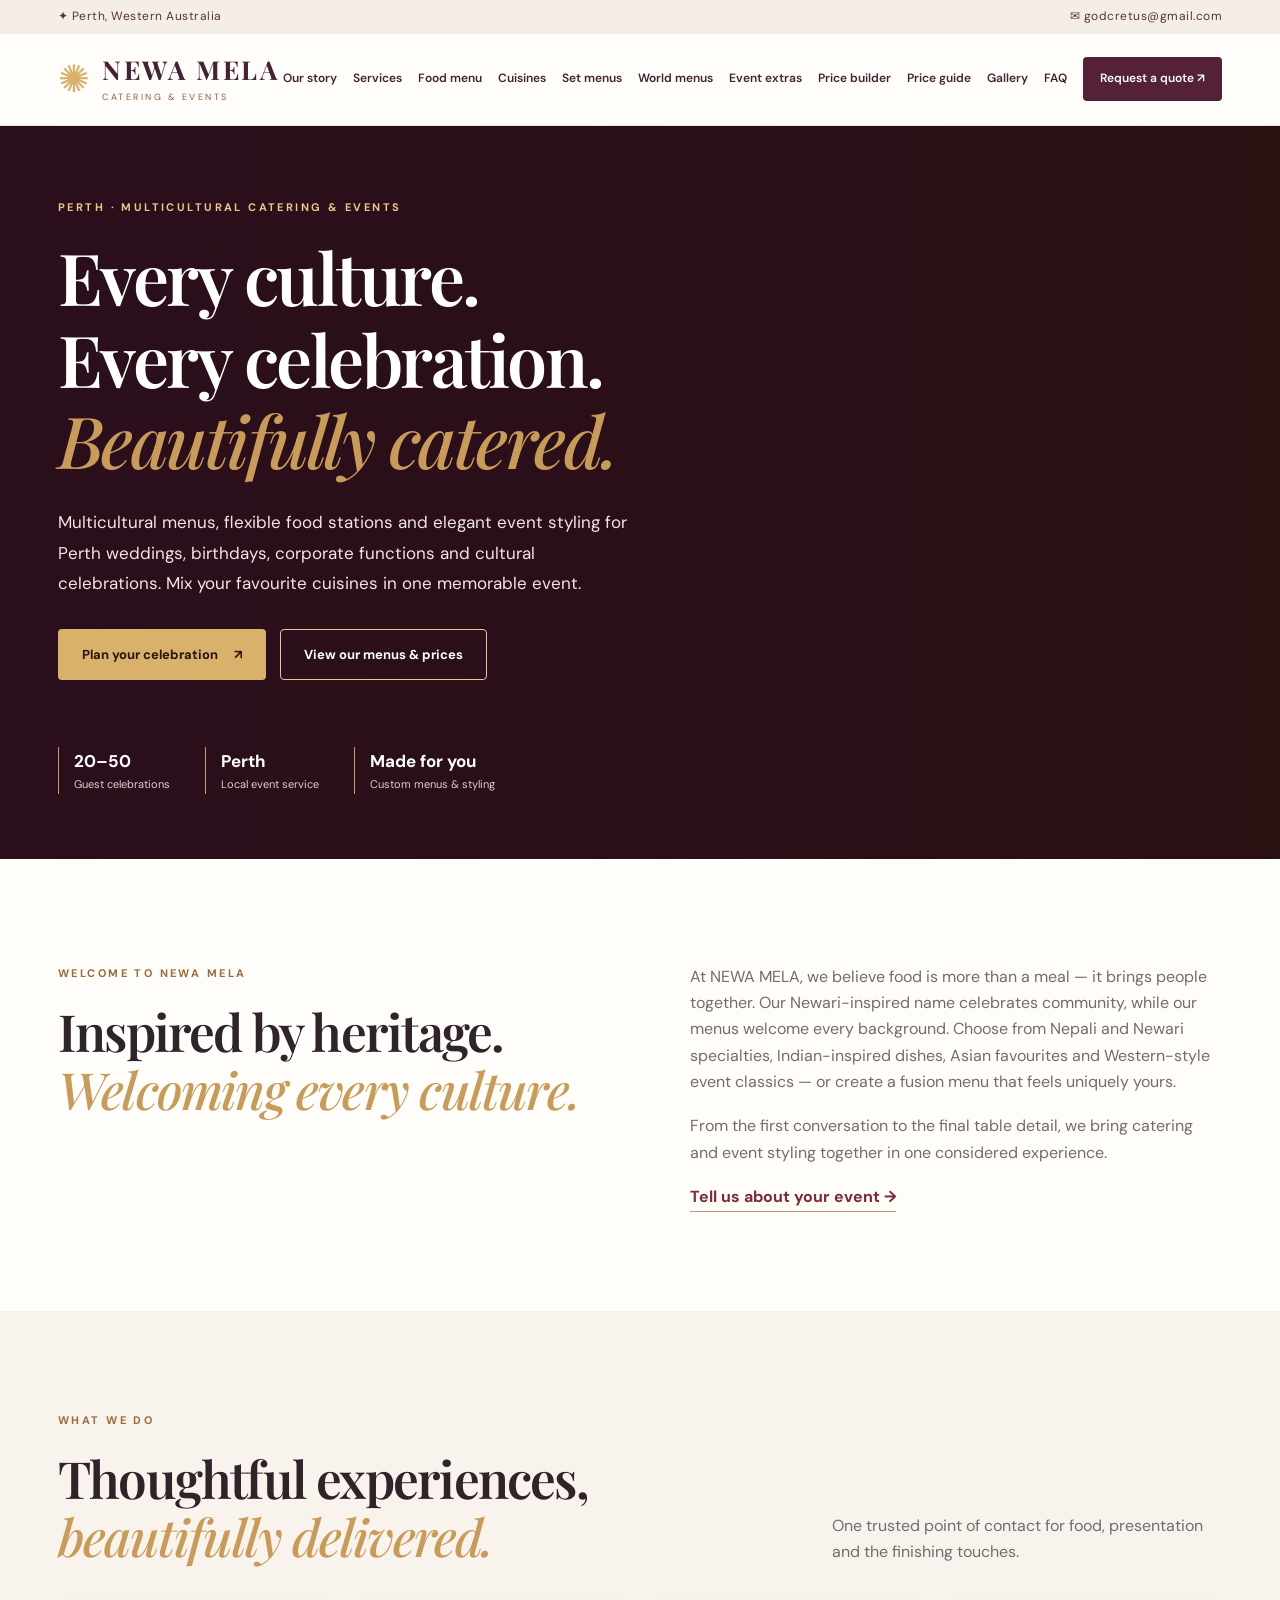
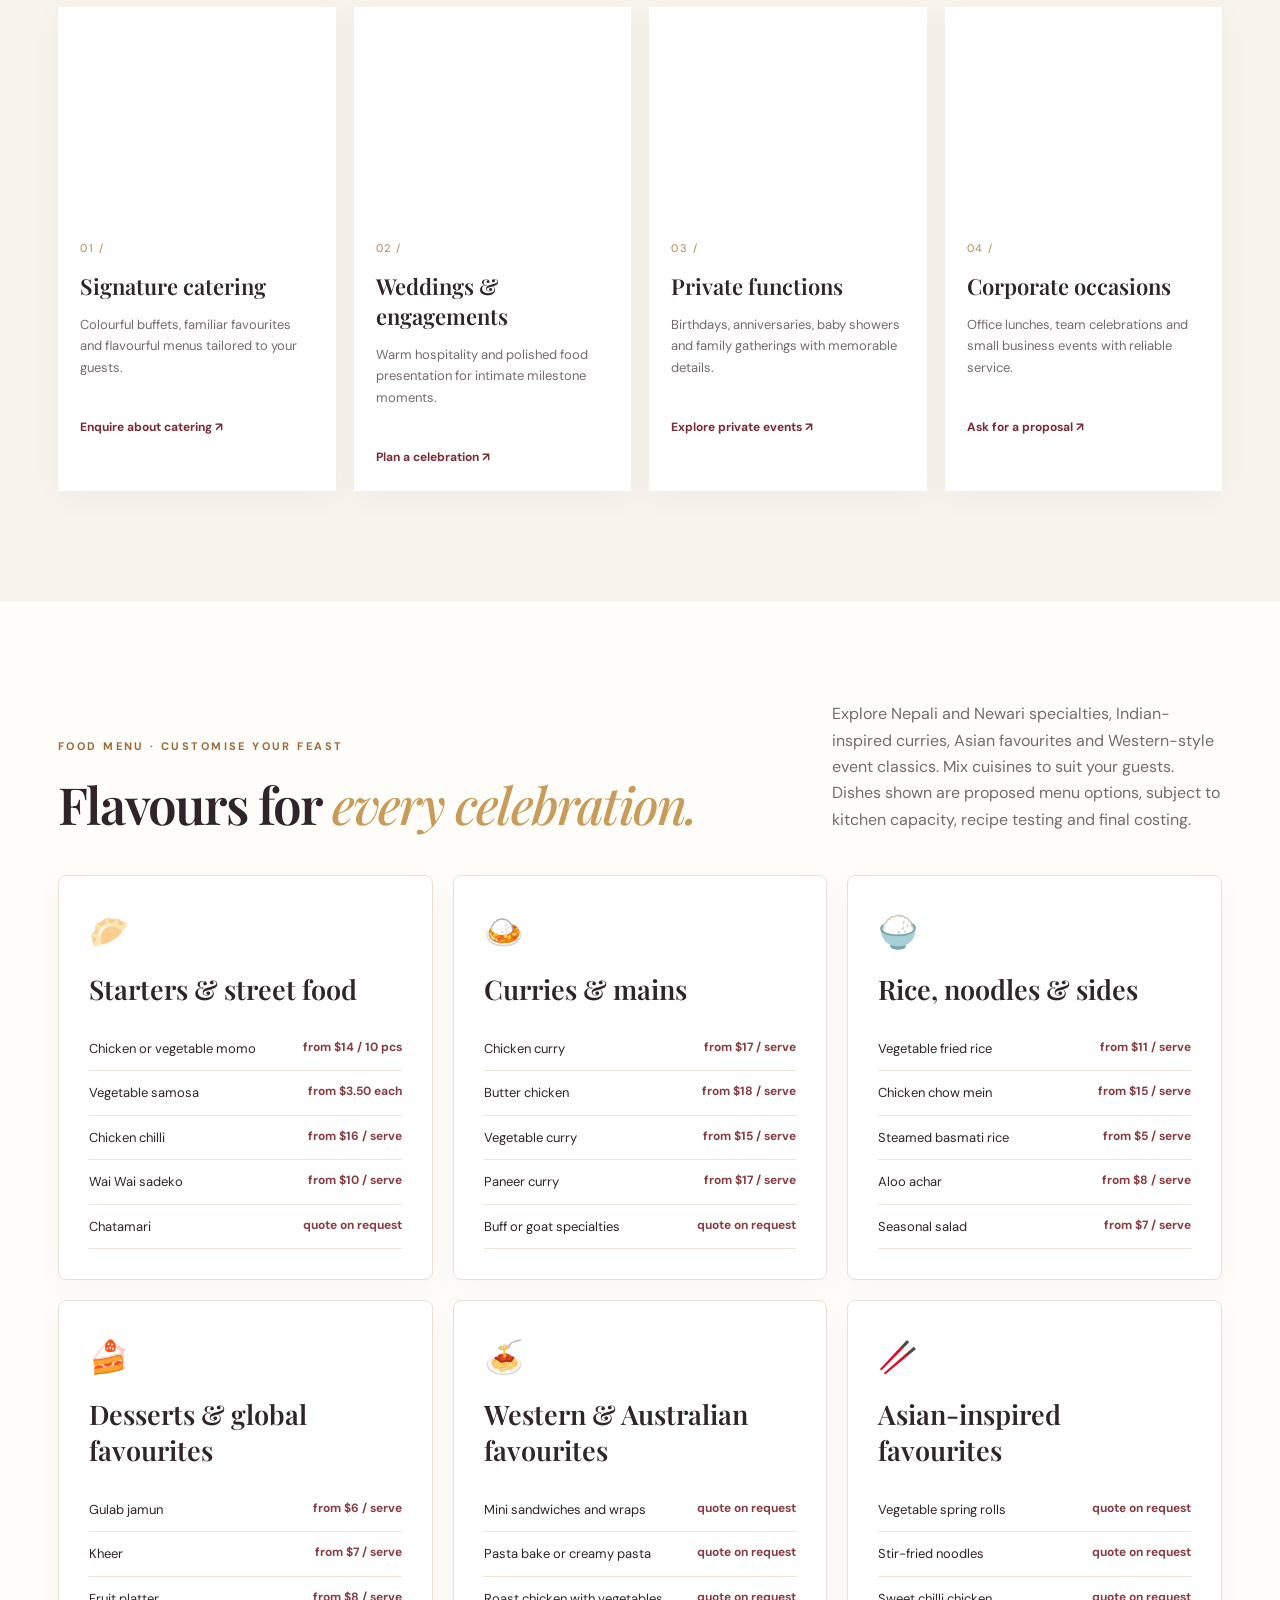
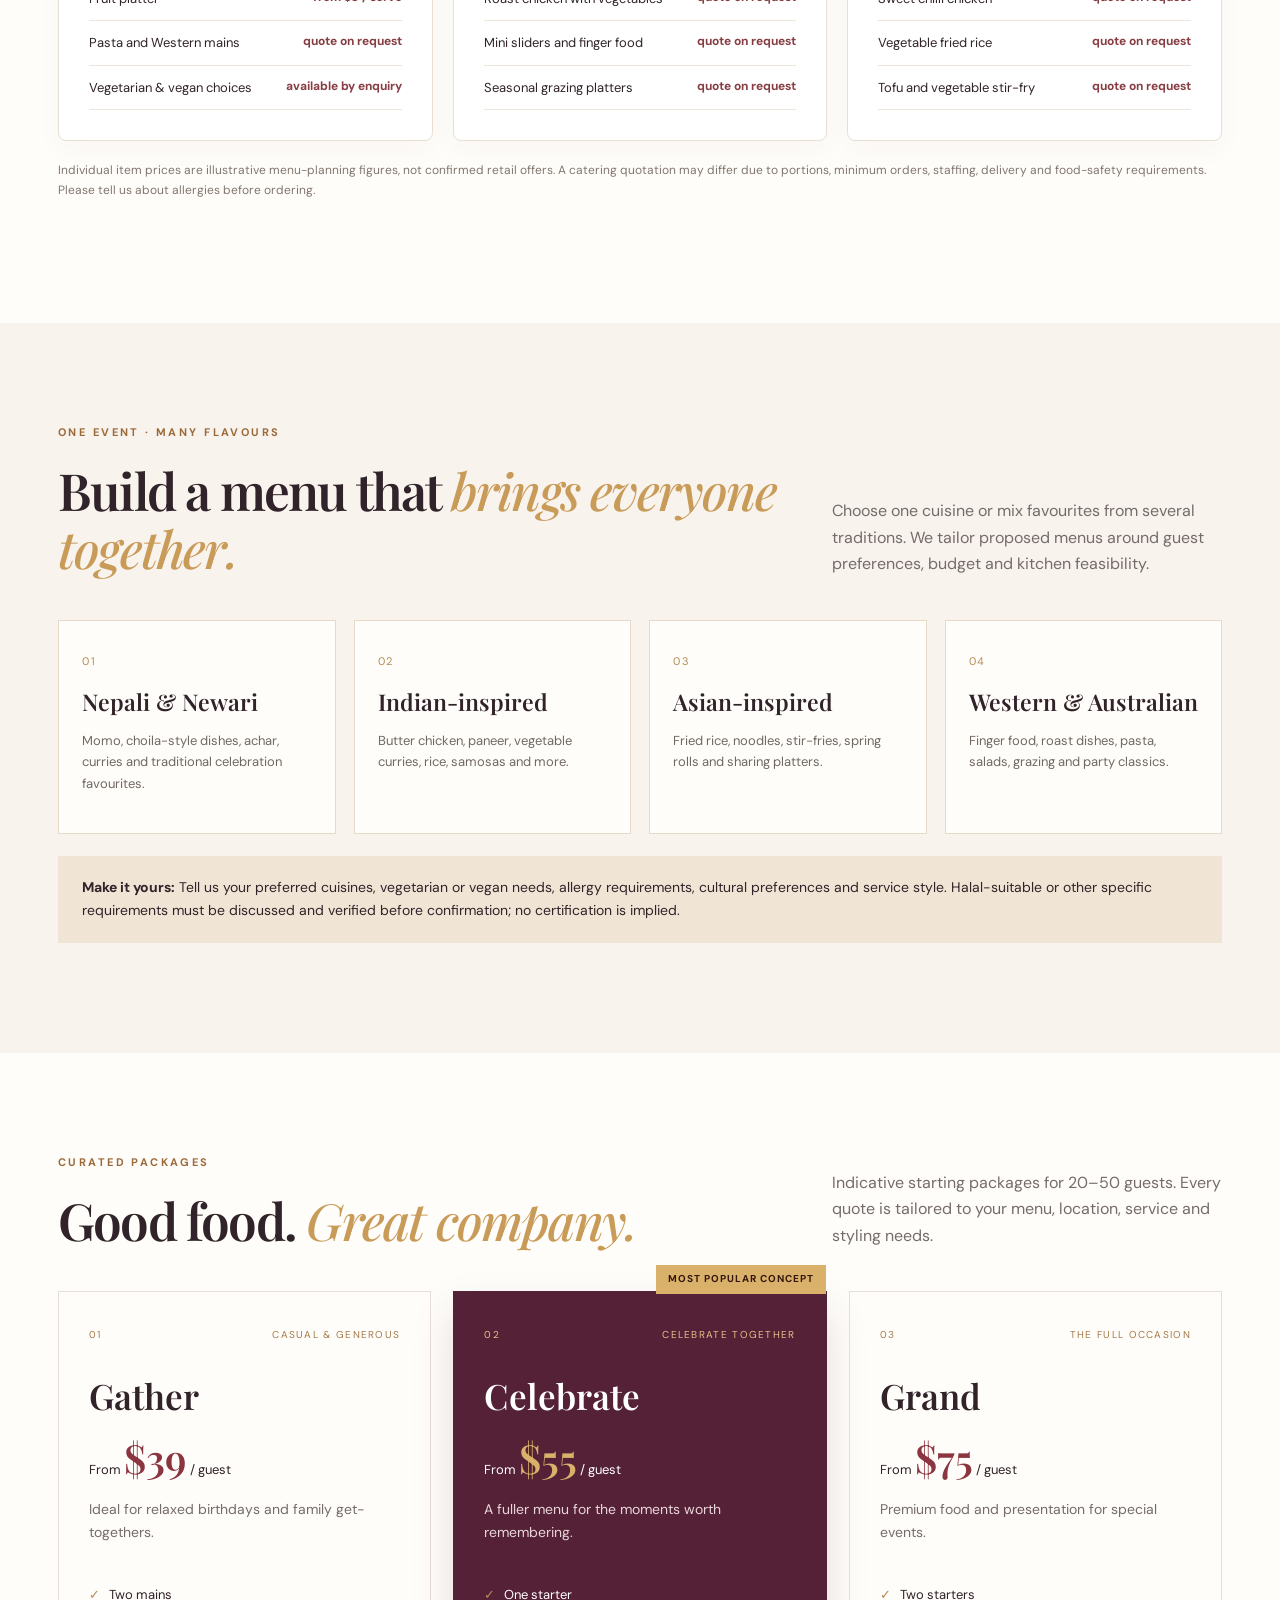
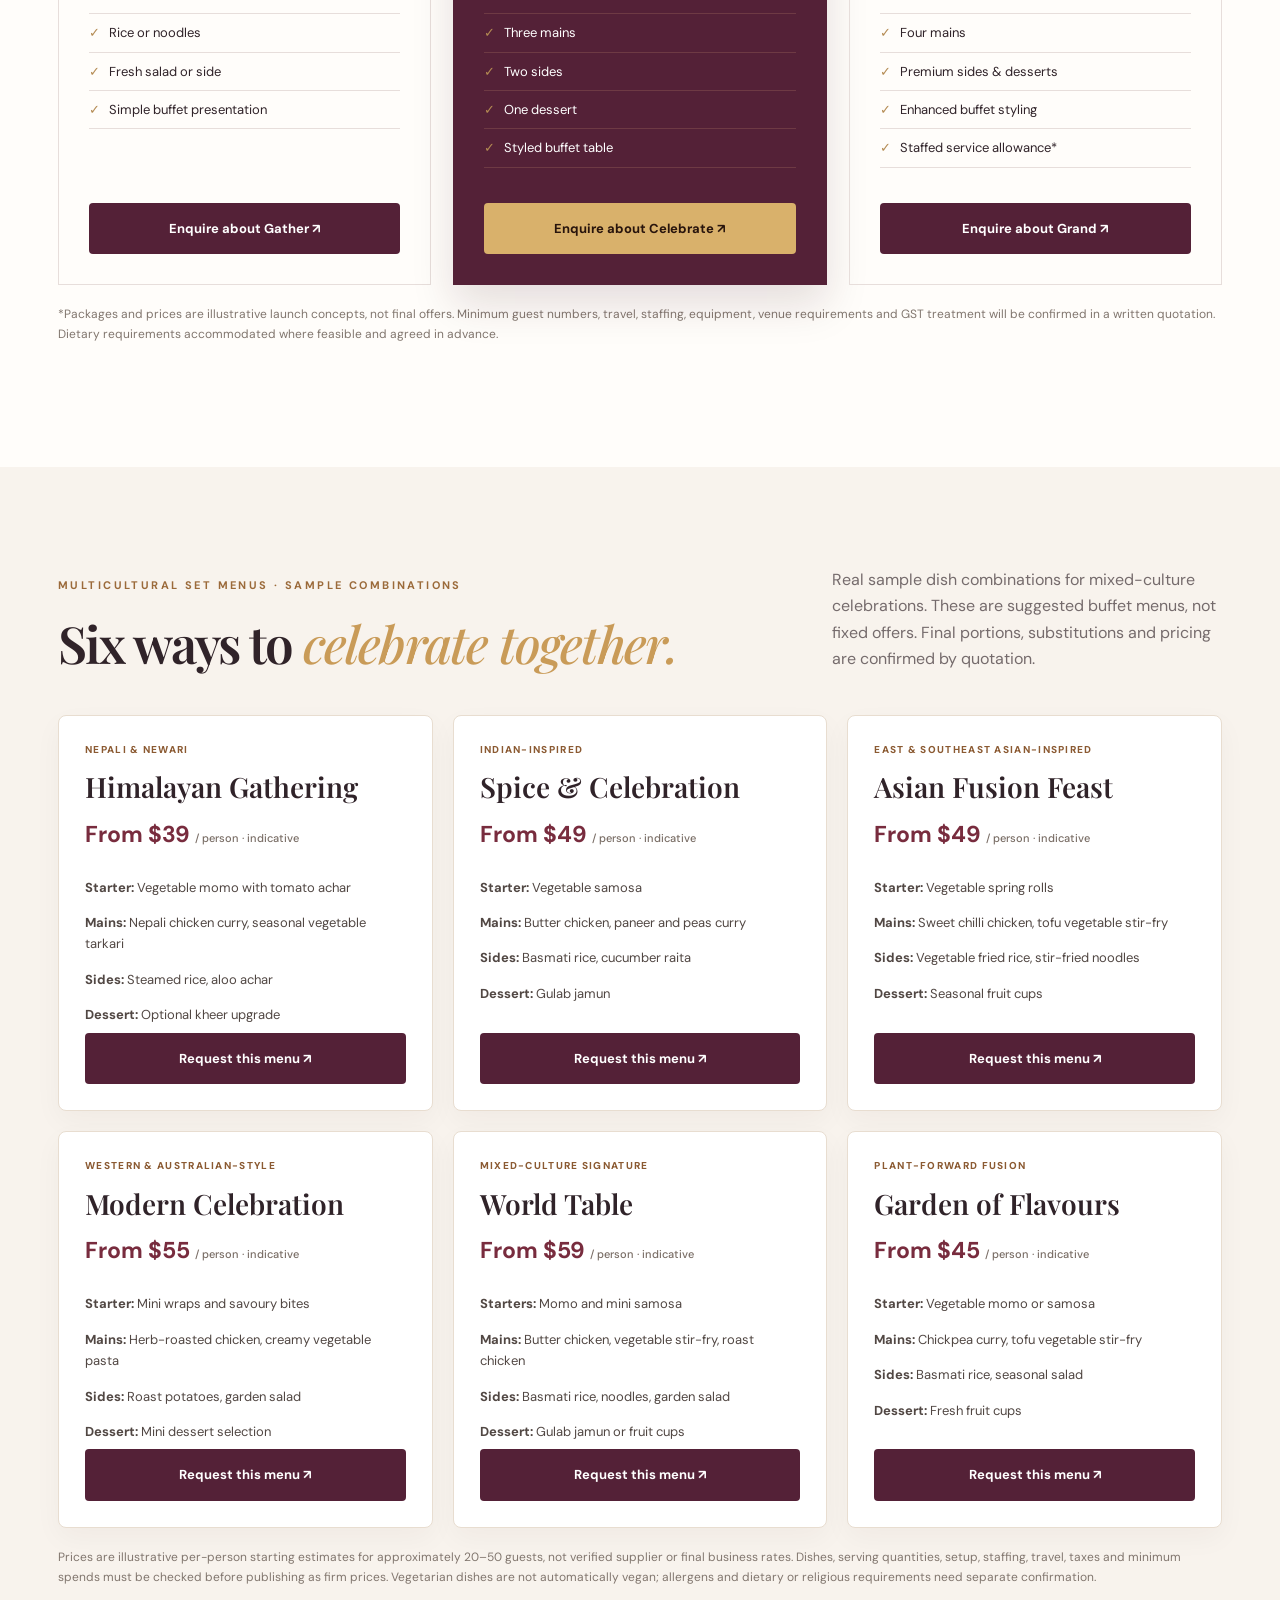
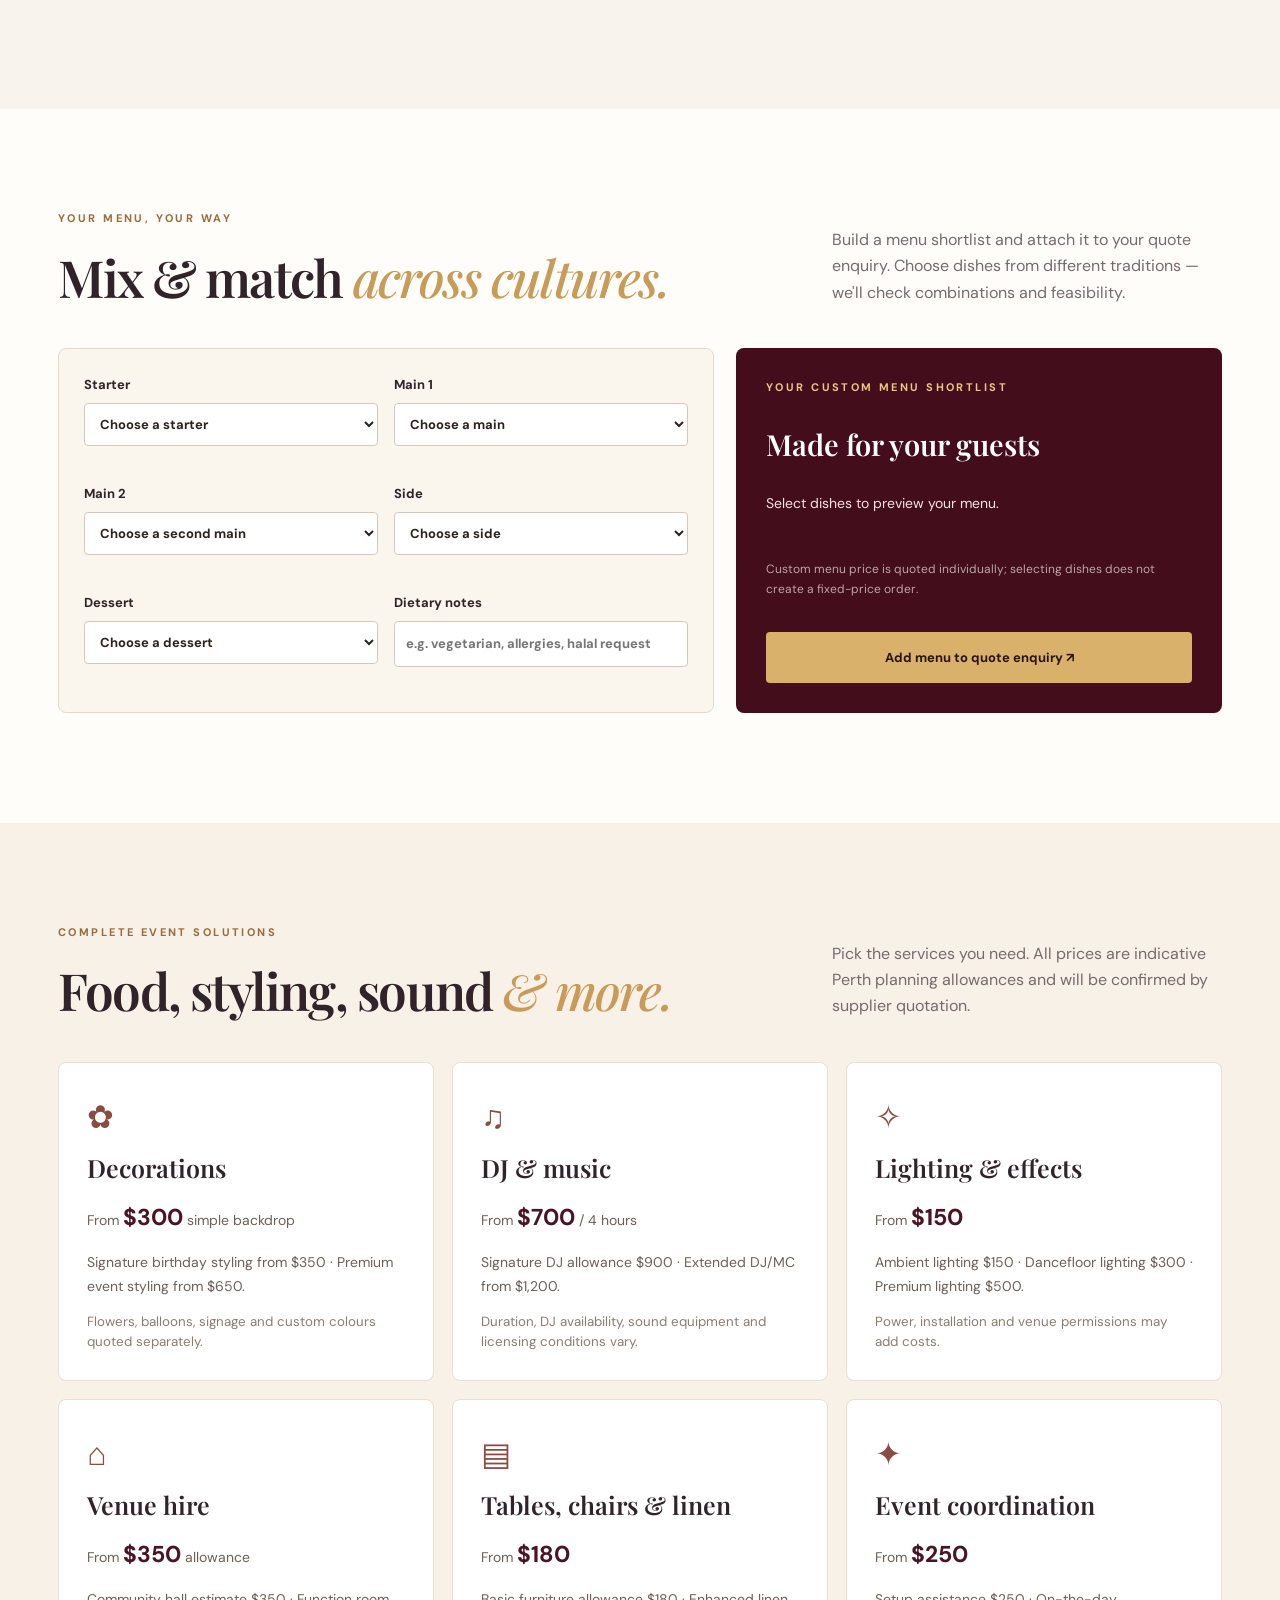
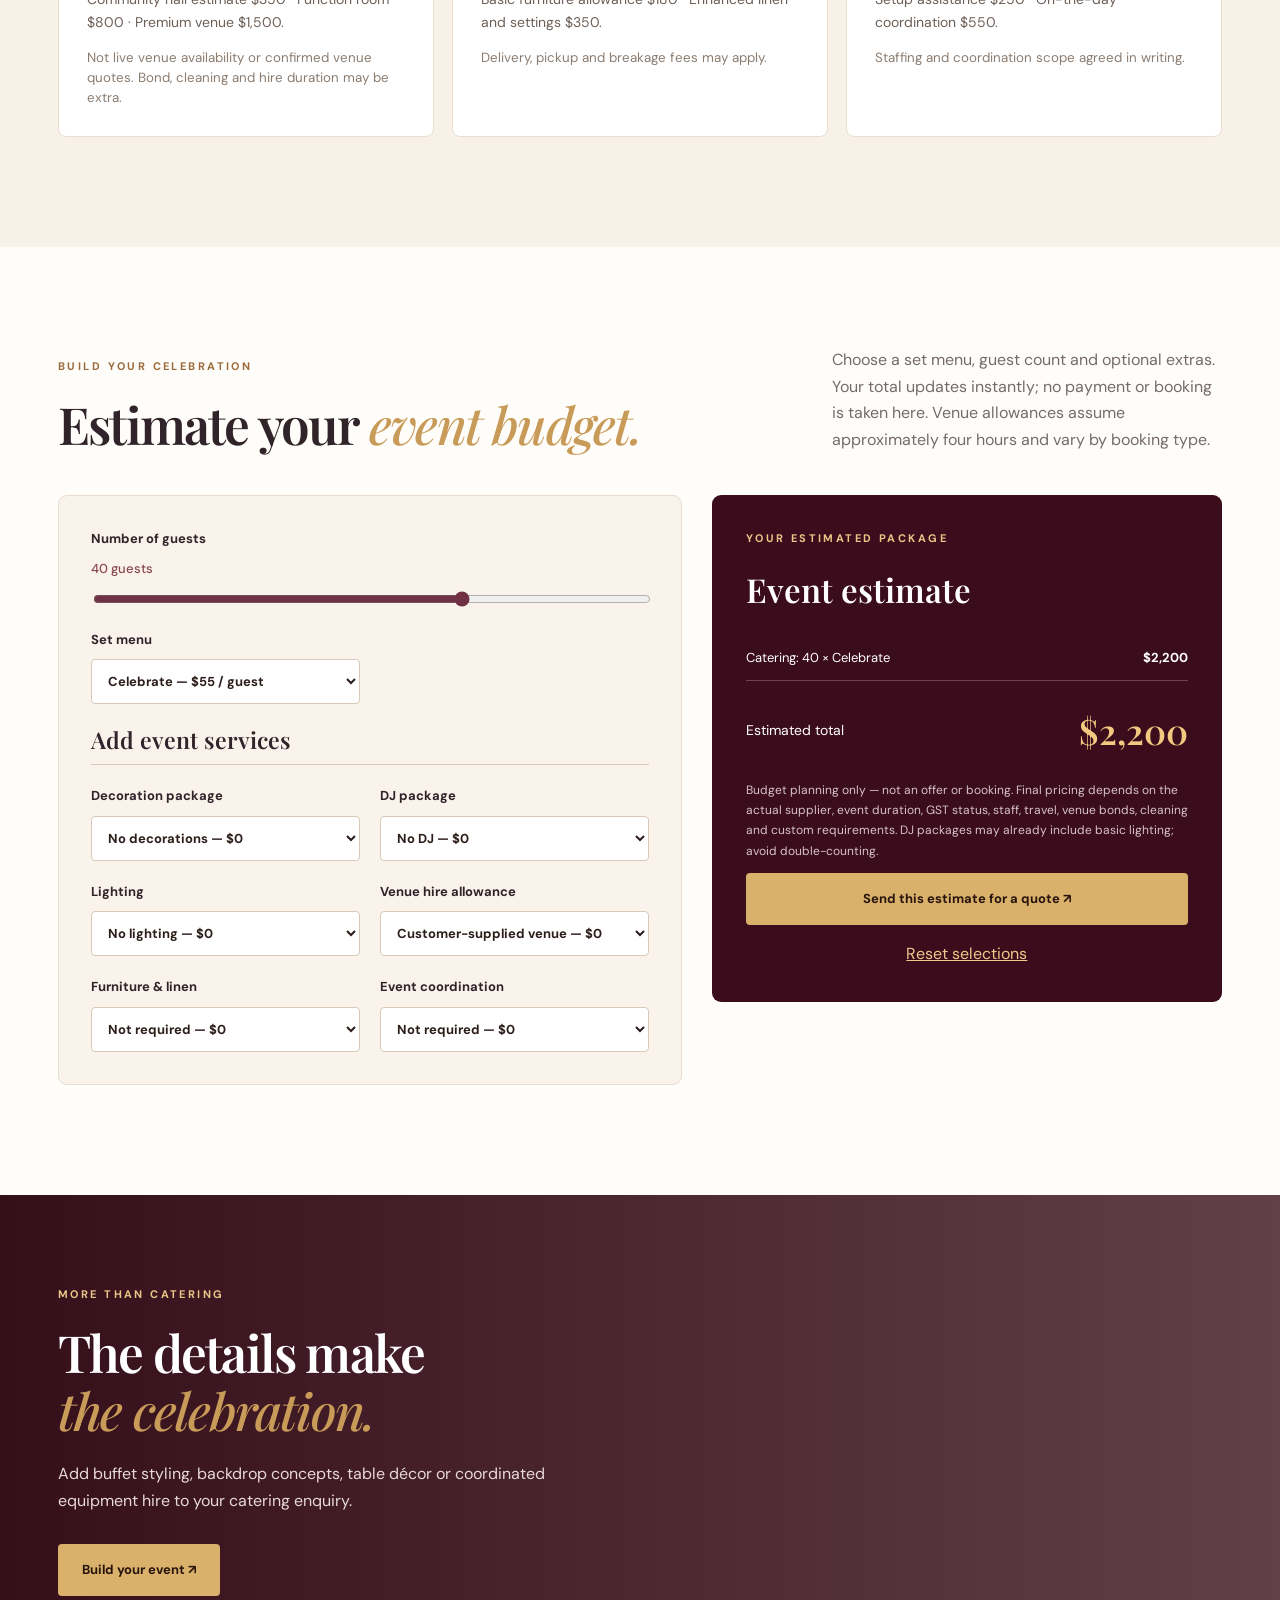
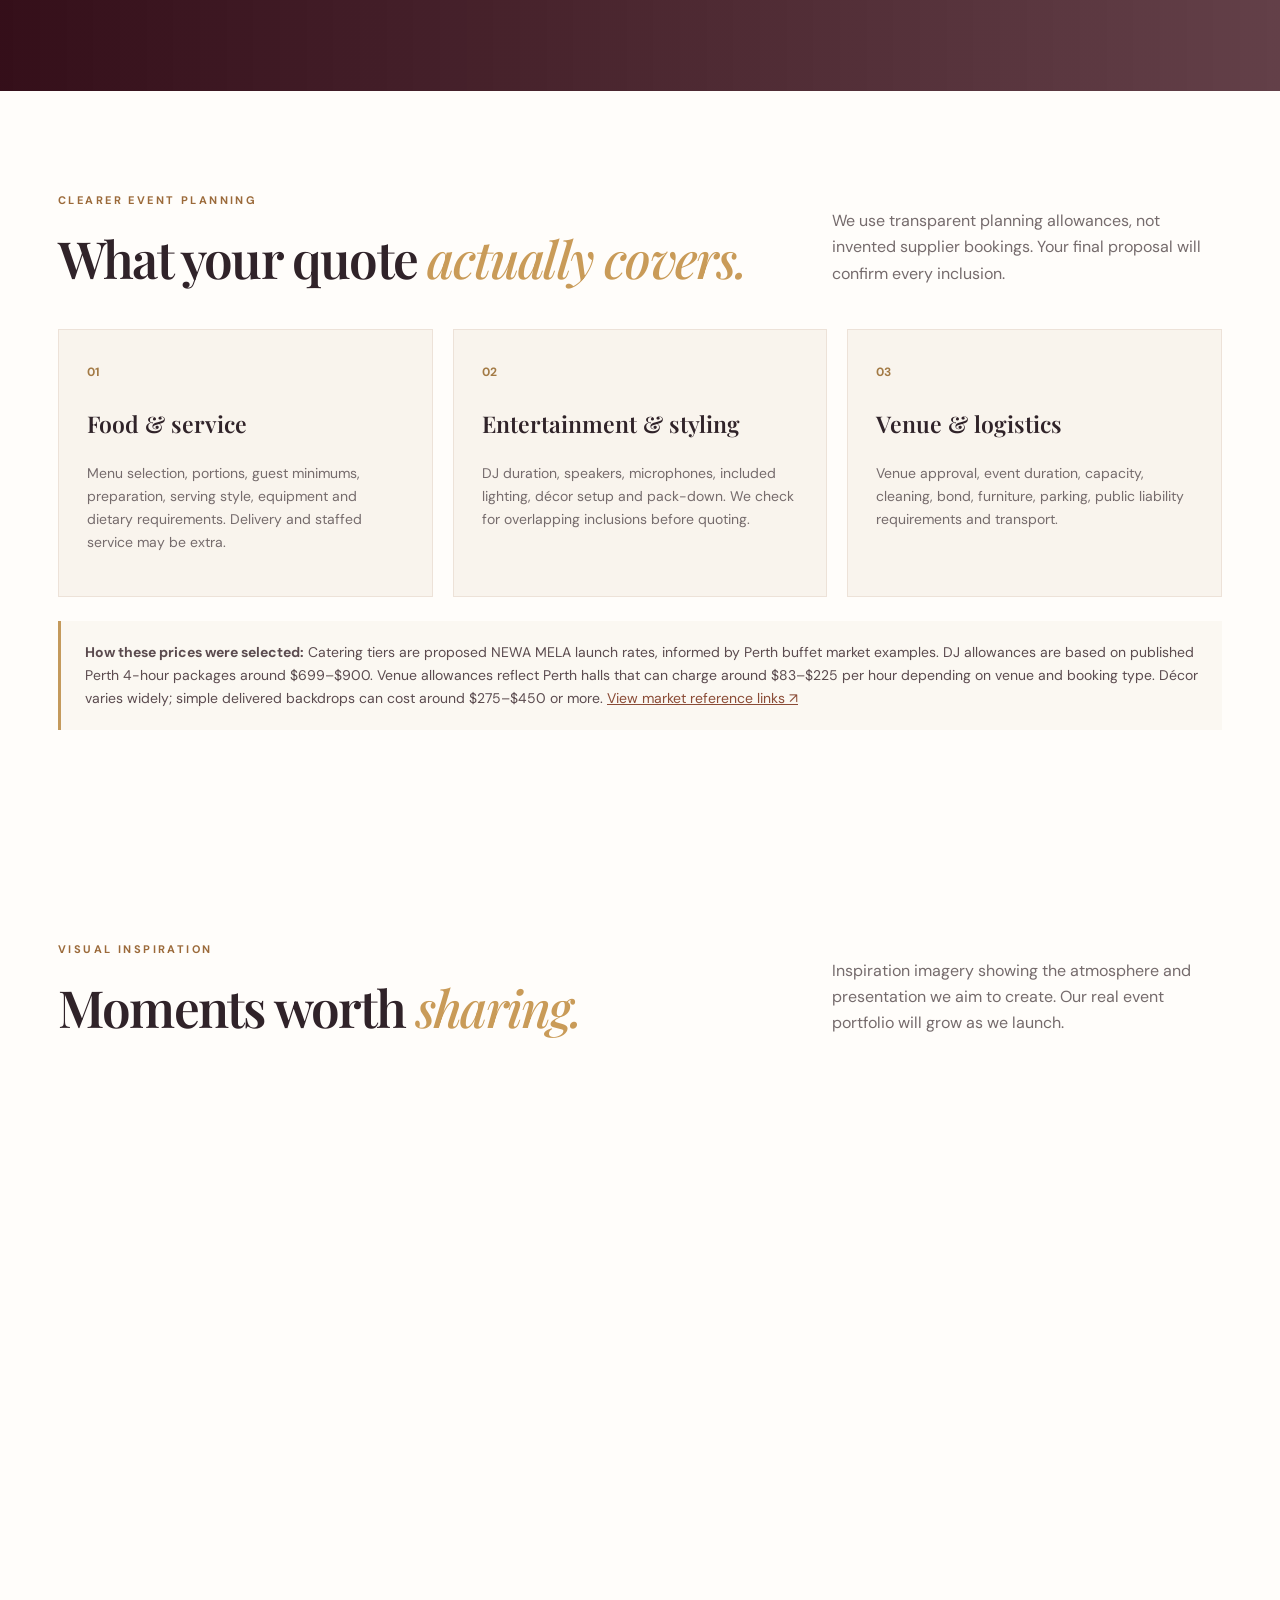
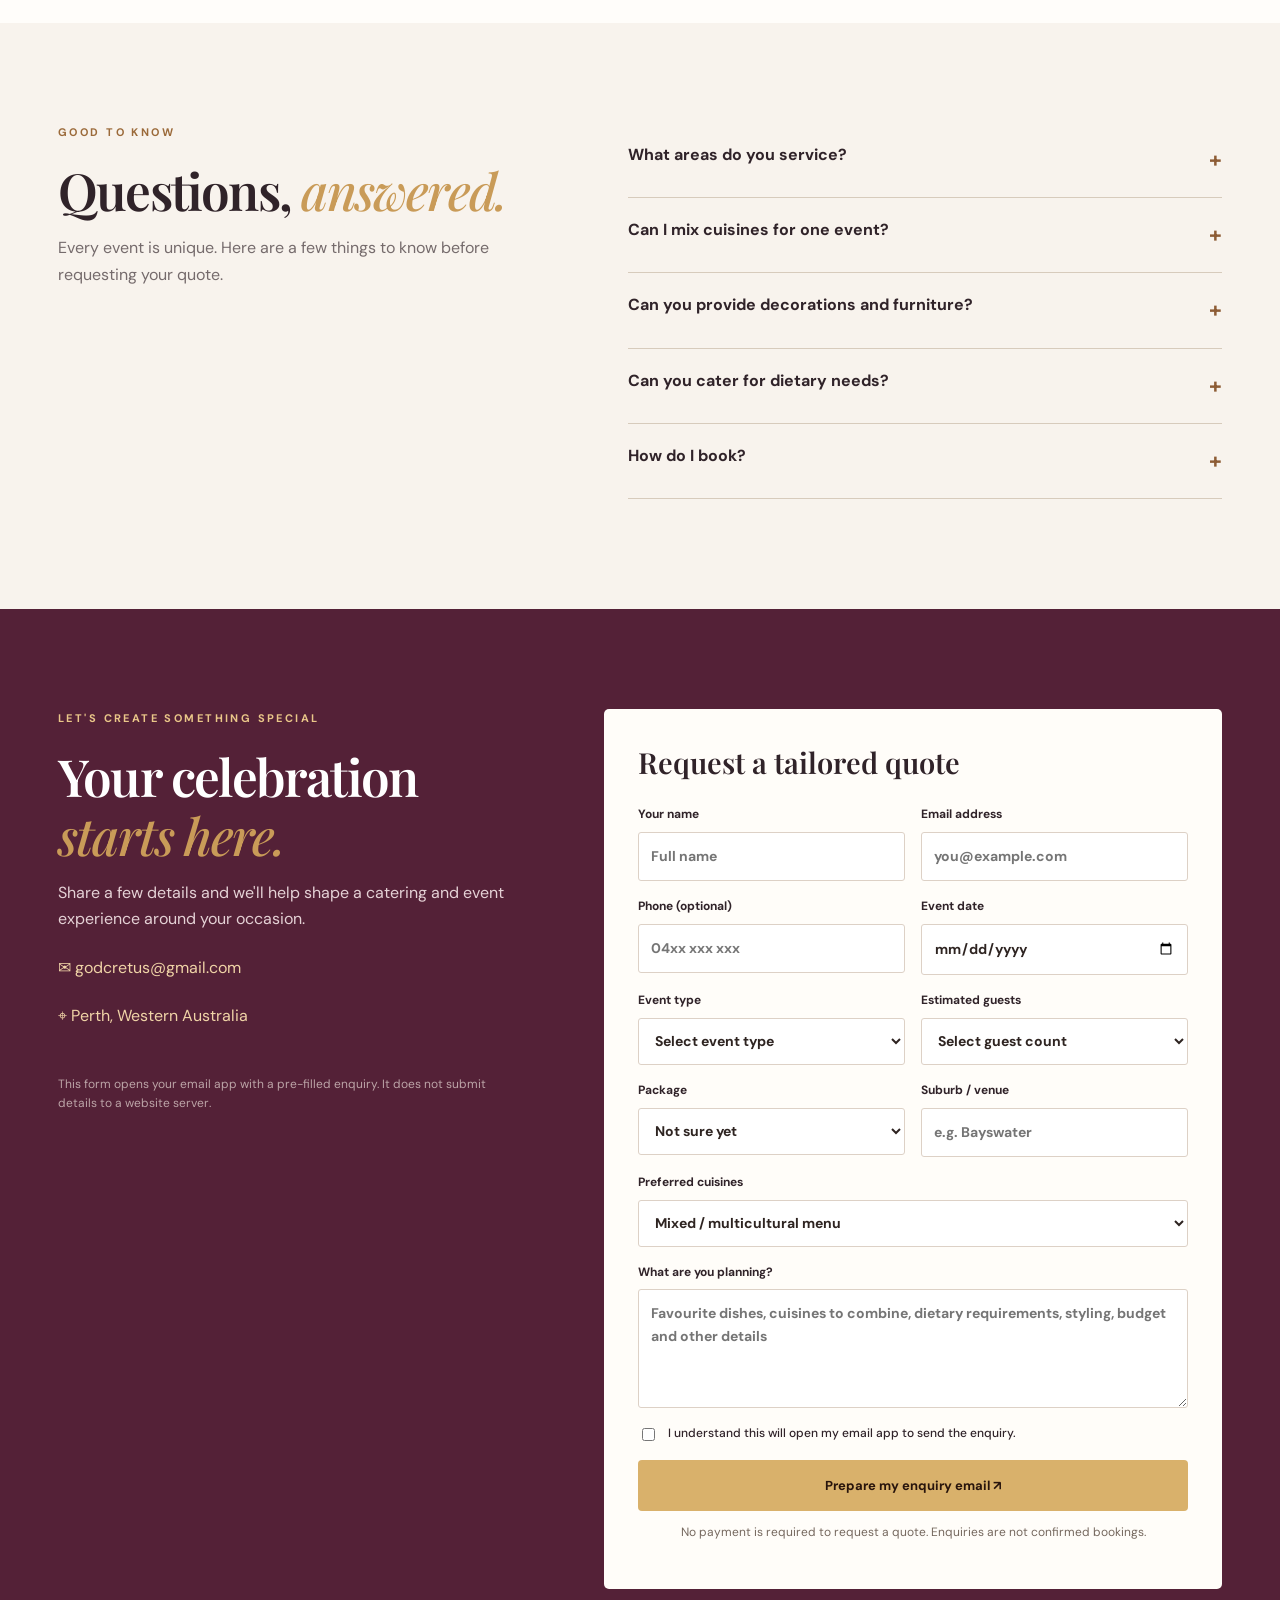
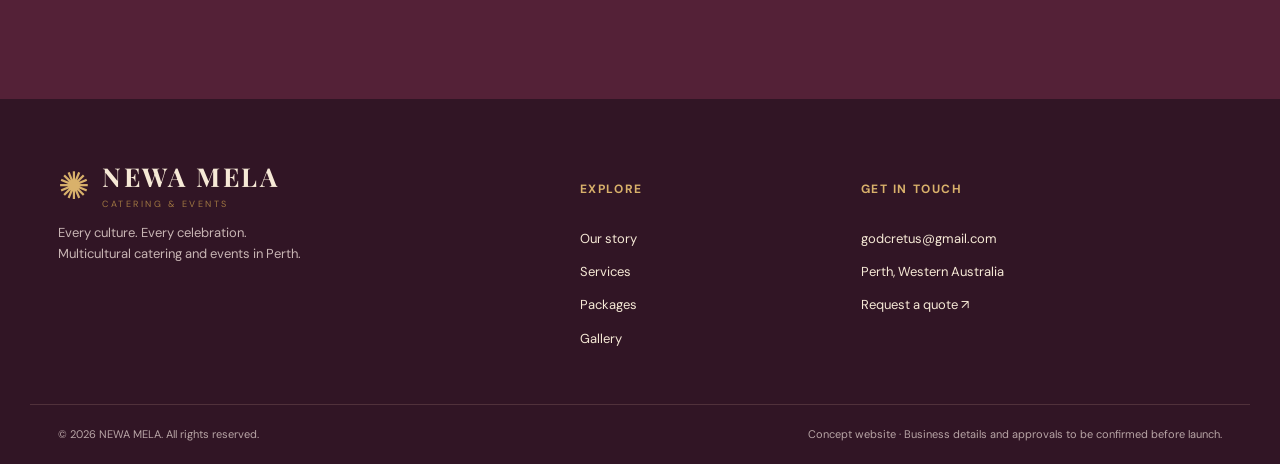
<file: index.html>
<!doctype html>
<html lang="en-AU">
<head>
<meta charset="utf-8"><meta name="viewport" content="width=device-width,initial-scale=1">
<title>NEWA MELA | Multicultural Catering & Events Perth</title>
<meta name="description" content="NEWA MELA offers multicultural catering, buffet experiences and function styling for intimate weddings, birthdays and corporate celebrations across Perth, Western Australia. Request a tailored quote.">
<meta name="theme-color" content="#3b0c17">
<meta property="og:type" content="website"><meta property="og:title" content="NEWA MELA — Catering & Events Perth"><meta property="og:description" content="Celebrating culture. Sharing flavours. Multicultural catering and beautifully styled events in Perth.">
<link rel="icon" href="assets/favicon.svg" type="image/svg+xml">
<link rel="preconnect" href="https://images.unsplash.com">
<link rel="stylesheet" href="styles.css">
<script type="application/ld+json">{"@context":"https://schema.org","@type":"FoodEstablishment","name":"NEWA MELA Catering & Events","description":"Multicultural catering and event styling in Perth, Western Australia","email":"godcretus@gmail.com","areaServed":{"@type":"City","name":"Perth"},"address":{"@type":"PostalAddress","addressLocality":"Perth","addressRegion":"WA","addressCountry":"AU"},"servesCuisine":["Nepali","Newari","Indian","Asian","Australian","Multicultural"]}</script>
</head>
<body>
<a class="skip" href="#main">Skip to content</a>
<div class="topbar"><span>✦ Perth, Western Australia</span><a href="mailto:godcretus@gmail.com">✉ godcretus@gmail.com</a></div>
<header class="header" id="top"><a class="brand" href="#top" aria-label="NEWA MELA home"><span class="brand-mark">✺</span><span><strong>NEWA MELA</strong><small>CATERING & EVENTS</small></span></a>
<button class="nav-toggle" aria-label="Open menu" aria-expanded="false" aria-controls="navigation">☰</button>
<nav id="navigation" aria-label="Main navigation"><a href="#about">Our story</a><a href="#services">Services</a><a href="#food-menu">Food menu</a><a href="#cuisine-options">Cuisines</a><a href="#menus">Set menus</a><a href="#multicultural-set-menus">World menus</a><a href="#extras">Event extras</a><a href="#calculator">Price builder</a><a href="#price-guide">Price guide</a><a href="#gallery">Gallery</a><a href="#faq">FAQ</a><a class="nav-cta" href="#enquiry">Request a quote ↗</a></nav></header>
<main id="main">
<section class="hero">
<div class="hero-overlay"></div><div class="hero-inner wrap"><div class="eyebrow light">PERTH · MULTICULTURAL CATERING & EVENTS</div><h1>Every culture.<br>Every celebration. <em>Beautifully catered.</em></h1><p>Multicultural menus, flexible food stations and elegant event styling for Perth weddings, birthdays, corporate functions and cultural celebrations. Mix your favourite cuisines in one memorable event.</p><div class="actions"><a class="btn gold" href="#enquiry">Plan your celebration <span>↗</span></a><a class="btn outline" href="#menus">View our menus & prices</a></div><div class="hero-stats"><span><b>20–50</b><small>Guest celebrations</small></span><span><b>Perth</b><small>Local event service</small></span><span><b>Made for you</b><small>Custom menus & styling</small></span></div></div>
</section>
<section class="intro wrap" id="about"><div><div class="eyebrow">WELCOME TO NEWA MELA</div><h2>Inspired by heritage.<br><em>Welcoming every culture.</em></h2></div><div><p>At NEWA MELA, we believe food is more than a meal — it brings people together. Our Newari-inspired name celebrates community, while our menus welcome every background. Choose from Nepali and Newari specialties, Indian-inspired dishes, Asian favourites and Western-style event classics — or create a fusion menu that feels uniquely yours.</p><p>From the first conversation to the final table detail, we bring catering and event styling together in one considered experience.</p><a class="text-link" href="#enquiry">Tell us about your event →</a></div></section>
<section class="section tinted" id="services"><div class="wrap"><div class="section-head"><div><div class="eyebrow">WHAT WE DO</div><h2>Thoughtful experiences,<br><em>beautifully delivered.</em></h2></div><p>One trusted point of contact for food, presentation and the finishing touches.</p></div>
<div class="service-grid">
<article class="service"><div class="service-photo img-catering"></div><div class="service-body"><span class="number">01 /</span><h3>Signature catering</h3><p>Colourful buffets, familiar favourites and flavourful menus tailored to your guests.</p><a href="#enquiry">Enquire about catering ↗</a></div></article>
<article class="service"><div class="service-photo img-wedding"></div><div class="service-body"><span class="number">02 /</span><h3>Weddings & engagements</h3><p>Warm hospitality and polished food presentation for intimate milestone moments.</p><a href="#enquiry">Plan a celebration ↗</a></div></article>
<article class="service"><div class="service-photo img-party"></div><div class="service-body"><span class="number">03 /</span><h3>Private functions</h3><p>Birthdays, anniversaries, baby showers and family gatherings with memorable details.</p><a href="#enquiry">Explore private events ↗</a></div></article>
<article class="service"><div class="service-photo img-corporate"></div><div class="service-body"><span class="number">04 /</span><h3>Corporate occasions</h3><p>Office lunches, team celebrations and small business events with reliable service.</p><a href="#enquiry">Ask for a proposal ↗</a></div></article>
</div></div></section>
<section class="section wrap" id="food-menu"><div class="section-head"><div><div class="eyebrow">FOOD MENU · CUSTOMISE YOUR FEAST</div><h2>Flavours for <em>every celebration.</em></h2></div><p>Explore Nepali and Newari specialties, Indian-inspired curries, Asian favourites and Western-style event classics. Mix cuisines to suit your guests. Dishes shown are proposed menu options, subject to kitchen capacity, recipe testing and final costing.</p></div><div class="food-grid">
<article class="food-card"><span class="food-icon">🥟</span><h3>Starters & street food</h3><ul><li>Chicken or vegetable momo <b>from $14 / 10 pcs</b></li><li>Vegetable samosa <b>from $3.50 each</b></li><li>Chicken chilli <b>from $16 / serve</b></li><li>Wai Wai sadeko <b>from $10 / serve</b></li><li>Chatamari <b>quote on request</b></li></ul></article>
<article class="food-card"><span class="food-icon">🍛</span><h3>Curries & mains</h3><ul><li>Chicken curry <b>from $17 / serve</b></li><li>Butter chicken <b>from $18 / serve</b></li><li>Vegetable curry <b>from $15 / serve</b></li><li>Paneer curry <b>from $17 / serve</b></li><li>Buff or goat specialties <b>quote on request</b></li></ul></article>
<article class="food-card"><span class="food-icon">🍚</span><h3>Rice, noodles & sides</h3><ul><li>Vegetable fried rice <b>from $11 / serve</b></li><li>Chicken chow mein <b>from $15 / serve</b></li><li>Steamed basmati rice <b>from $5 / serve</b></li><li>Aloo achar <b>from $8 / serve</b></li><li>Seasonal salad <b>from $7 / serve</b></li></ul></article>
<article class="food-card"><span class="food-icon">🍰</span><h3>Desserts & global favourites</h3><ul><li>Gulab jamun <b>from $6 / serve</b></li><li>Kheer <b>from $7 / serve</b></li><li>Fruit platter <b>from $8 / serve</b></li><li>Pasta and Western mains <b>quote on request</b></li><li>Vegetarian & vegan choices <b>available by enquiry</b></li></ul></article>
<article class="food-card"><span class="food-icon">🍝</span><h3>Western & Australian favourites</h3><ul><li>Mini sandwiches and wraps <b>quote on request</b></li><li>Pasta bake or creamy pasta <b>quote on request</b></li><li>Roast chicken with vegetables <b>quote on request</b></li><li>Mini sliders and finger food <b>quote on request</b></li><li>Seasonal grazing platters <b>quote on request</b></li></ul></article>
<article class="food-card"><span class="food-icon">🥢</span><h3>Asian-inspired favourites</h3><ul><li>Vegetable spring rolls <b>quote on request</b></li><li>Stir-fried noodles <b>quote on request</b></li><li>Sweet chilli chicken <b>quote on request</b></li><li>Vegetable fried rice <b>quote on request</b></li><li>Tofu and vegetable stir-fry <b>quote on request</b></li></ul></article></div><p class="fine">Individual item prices are illustrative menu-planning figures, not confirmed retail offers. A catering quotation may differ due to portions, minimum orders, staffing, delivery and food-safety requirements. Please tell us about allergies before ordering.</p></section>
<section class="section tinted" id="cuisine-options"><div class="wrap"><div class="section-head"><div><div class="eyebrow">ONE EVENT · MANY FLAVOURS</div><h2>Build a menu that <em>brings everyone together.</em></h2></div><p>Choose one cuisine or mix favourites from several traditions. We tailor proposed menus around guest preferences, budget and kitchen feasibility.</p></div><div class="culture-grid"><article><span>01</span><h3>Nepali & Newari</h3><p>Momo, choila-style dishes, achar, curries and traditional celebration favourites.</p></article><article><span>02</span><h3>Indian-inspired</h3><p>Butter chicken, paneer, vegetable curries, rice, samosas and more.</p></article><article><span>03</span><h3>Asian-inspired</h3><p>Fried rice, noodles, stir-fries, spring rolls and sharing platters.</p></article><article><span>04</span><h3>Western & Australian</h3><p>Finger food, roast dishes, pasta, salads, grazing and party classics.</p></article></div><div class="culture-note"><strong>Make it yours:</strong> Tell us your preferred cuisines, vegetarian or vegan needs, allergy requirements, cultural preferences and service style. Halal-suitable or other specific requirements must be discussed and verified before confirmation; no certification is implied.</div></div></section>
<section class="section wrap" id="menus"><div class="section-head"><div><div class="eyebrow">CURATED PACKAGES</div><h2>Good food. <em>Great company.</em></h2></div><p>Indicative starting packages for 20–50 guests. Every quote is tailored to your menu, location, service and styling needs.</p></div>
<div class="packages">
<article class="package"><div class="package-top"><span>01</span><span>CASUAL & GENEROUS</span></div><h3>Gather</h3><p class="price">From <strong>$39</strong> / guest</p><p>Ideal for relaxed birthdays and family get-togethers.</p><ul><li>Two mains</li><li>Rice or noodles</li><li>Fresh salad or side</li><li>Simple buffet presentation</li></ul><button class="btn dark package-pick" data-package="Gather">Enquire about Gather ↗</button></article>
<article class="package featured"><div class="ribbon">MOST POPULAR CONCEPT</div><div class="package-top"><span>02</span><span>CELEBRATE TOGETHER</span></div><h3>Celebrate</h3><p class="price">From <strong>$55</strong> / guest</p><p>A fuller menu for the moments worth remembering.</p><ul><li>One starter</li><li>Three mains</li><li>Two sides</li><li>One dessert</li><li>Styled buffet table</li></ul><button class="btn gold package-pick" data-package="Celebrate">Enquire about Celebrate ↗</button></article>
<article class="package"><div class="package-top"><span>03</span><span>THE FULL OCCASION</span></div><h3>Grand</h3><p class="price">From <strong>$75</strong> / guest</p><p>Premium food and presentation for special events.</p><ul><li>Two starters</li><li>Four mains</li><li>Premium sides & desserts</li><li>Enhanced buffet styling</li><li>Staffed service allowance*</li></ul><button class="btn dark package-pick" data-package="Grand">Enquire about Grand ↗</button></article>
</div><p class="fine">*Packages and prices are illustrative launch concepts, not final offers. Minimum guest numbers, travel, staffing, equipment, venue requirements and GST treatment will be confirmed in a written quotation. Dietary requirements accommodated where feasible and agreed in advance.</p></section>
<section class="section tinted" id="multicultural-set-menus"><div class="wrap"><div class="section-head"><div><div class="eyebrow">MULTICULTURAL SET MENUS · SAMPLE COMBINATIONS</div><h2>Six ways to <em>celebrate together.</em></h2></div><p>Real sample dish combinations for mixed-culture celebrations. These are suggested buffet menus, not fixed offers. Final portions, substitutions and pricing are confirmed by quotation.</p></div><div class="global-menu-grid">
<article class="global-menu"><div class="menu-tag">NEPALI & NEWARI</div><h3>Himalayan Gathering</h3><div class="menu-price">From $39 <small>/ person · indicative</small></div><p><b>Starter:</b> Vegetable momo with tomato achar</p><p><b>Mains:</b> Nepali chicken curry, seasonal vegetable tarkari</p><p><b>Sides:</b> Steamed rice, aloo achar</p><p><b>Dessert:</b> Optional kheer upgrade</p><button class="btn dark global-menu-pick" data-menu="Himalayan Gathering">Request this menu ↗</button></article>
<article class="global-menu"><div class="menu-tag">INDIAN-INSPIRED</div><h3>Spice & Celebration</h3><div class="menu-price">From $49 <small>/ person · indicative</small></div><p><b>Starter:</b> Vegetable samosa</p><p><b>Mains:</b> Butter chicken, paneer and peas curry</p><p><b>Sides:</b> Basmati rice, cucumber raita</p><p><b>Dessert:</b> Gulab jamun</p><button class="btn dark global-menu-pick" data-menu="Spice & Celebration">Request this menu ↗</button></article>
<article class="global-menu"><div class="menu-tag">EAST & SOUTHEAST ASIAN-INSPIRED</div><h3>Asian Fusion Feast</h3><div class="menu-price">From $49 <small>/ person · indicative</small></div><p><b>Starter:</b> Vegetable spring rolls</p><p><b>Mains:</b> Sweet chilli chicken, tofu vegetable stir-fry</p><p><b>Sides:</b> Vegetable fried rice, stir-fried noodles</p><p><b>Dessert:</b> Seasonal fruit cups</p><button class="btn dark global-menu-pick" data-menu="Asian Fusion Feast">Request this menu ↗</button></article>
<article class="global-menu"><div class="menu-tag">WESTERN & AUSTRALIAN-STYLE</div><h3>Modern Celebration</h3><div class="menu-price">From $55 <small>/ person · indicative</small></div><p><b>Starter:</b> Mini wraps and savoury bites</p><p><b>Mains:</b> Herb-roasted chicken, creamy vegetable pasta</p><p><b>Sides:</b> Roast potatoes, garden salad</p><p><b>Dessert:</b> Mini dessert selection</p><button class="btn dark global-menu-pick" data-menu="Modern Celebration">Request this menu ↗</button></article>
<article class="global-menu"><div class="menu-tag">MIXED-CULTURE SIGNATURE</div><h3>World Table</h3><div class="menu-price">From $59 <small>/ person · indicative</small></div><p><b>Starters:</b> Momo and mini samosa</p><p><b>Mains:</b> Butter chicken, vegetable stir-fry, roast chicken</p><p><b>Sides:</b> Basmati rice, noodles, garden salad</p><p><b>Dessert:</b> Gulab jamun or fruit cups</p><button class="btn dark global-menu-pick" data-menu="World Table">Request this menu ↗</button></article>
<article class="global-menu"><div class="menu-tag">PLANT-FORWARD FUSION</div><h3>Garden of Flavours</h3><div class="menu-price">From $45 <small>/ person · indicative</small></div><p><b>Starter:</b> Vegetable momo or samosa</p><p><b>Mains:</b> Chickpea curry, tofu vegetable stir-fry</p><p><b>Sides:</b> Basmati rice, seasonal salad</p><p><b>Dessert:</b> Fresh fruit cups</p><button class="btn dark global-menu-pick" data-menu="Garden of Flavours">Request this menu ↗</button></article>
</div><p class="fine">Prices are illustrative per-person starting estimates for approximately 20–50 guests, not verified supplier or final business rates. Dishes, serving quantities, setup, staffing, travel, taxes and minimum spends must be checked before publishing as firm prices. Vegetarian dishes are not automatically vegan; allergens and dietary or religious requirements need separate confirmation.</p></div></section>
<section class="section wrap" id="mix-match"><div class="section-head"><div><div class="eyebrow">YOUR MENU, YOUR WAY</div><h2>Mix & match <em>across cultures.</em></h2></div><p>Build a menu shortlist and attach it to your quote enquiry. Choose dishes from different traditions — we'll check combinations and feasibility.</p></div><div class="mix-panel"><div class="mix-controls"><label>Starter<select id="mixStarter"><option value="">Choose a starter</option><option>Chicken momo</option><option>Vegetable momo</option><option>Vegetable samosa</option><option>Vegetable spring rolls</option><option>Mini wraps</option></select></label><label>Main 1<select id="mixMain1"><option value="">Choose a main</option><option>Nepali chicken curry</option><option>Butter chicken</option><option>Paneer curry</option><option>Sweet chilli chicken</option><option>Roast chicken</option><option>Chickpea curry</option></select></label><label>Main 2<select id="mixMain2"><option value="">Choose a second main</option><option>Vegetable tarkari</option><option>Tofu vegetable stir-fry</option><option>Paneer curry</option><option>Vegetable pasta</option><option>Chicken chow mein</option><option>Chickpea curry</option></select></label><label>Side<select id="mixSide"><option value="">Choose a side</option><option>Basmati rice</option><option>Vegetable fried rice</option><option>Stir-fried noodles</option><option>Roast potatoes</option><option>Garden salad</option></select></label><label>Dessert<select id="mixDessert"><option value="">Choose a dessert</option><option>Gulab jamun</option><option>Kheer</option><option>Fruit cups</option><option>Mini dessert selection</option></select></label><label>Dietary notes<input id="mixDiet" placeholder="e.g. vegetarian, allergies, halal request"></label></div><div class="mix-result"><div class="eyebrow light">YOUR CUSTOM MENU SHORTLIST</div><h3>Made for your guests</h3><p id="mixSummary">Select dishes to preview your menu.</p><p class="fine light-fine">Custom menu price is quoted individually; selecting dishes does not create a fixed-price order.</p><button class="btn gold full" id="mixToQuote" type="button">Add menu to quote enquiry ↗</button></div></div></section>
<section class="section extras-section" id="extras"><div class="wrap"><div class="section-head"><div><div class="eyebrow">COMPLETE EVENT SOLUTIONS</div><h2>Food, styling, sound <em>& more.</em></h2></div><p>Pick the services you need. All prices are indicative Perth planning allowances and will be confirmed by supplier quotation.</p></div><div class="extras-grid">
<article class="extra-card"><div class="extra-symbol">✿</div><h3>Decorations</h3><p>From <strong>$300</strong> simple backdrop</p><p>Signature birthday styling from $350 · Premium event styling from $650.</p><small>Flowers, balloons, signage and custom colours quoted separately.</small></article>
<article class="extra-card"><div class="extra-symbol">♫</div><h3>DJ & music</h3><p>From <strong>$700</strong> / 4 hours</p><p>Signature DJ allowance $900 · Extended DJ/MC from $1,200.</p><small>Duration, DJ availability, sound equipment and licensing conditions vary.</small></article>
<article class="extra-card"><div class="extra-symbol">✧</div><h3>Lighting & effects</h3><p>From <strong>$150</strong></p><p>Ambient lighting $150 · Dancefloor lighting $300 · Premium lighting $500.</p><small>Power, installation and venue permissions may add costs.</small></article>
<article class="extra-card"><div class="extra-symbol">⌂</div><h3>Venue hire</h3><p>From <strong>$350</strong> allowance</p><p>Community hall estimate $350 · Function room $800 · Premium venue $1,500.</p><small>Not live venue availability or confirmed venue quotes. Bond, cleaning and hire duration may be extra.</small></article>
<article class="extra-card"><div class="extra-symbol">▤</div><h3>Tables, chairs & linen</h3><p>From <strong>$180</strong></p><p>Basic furniture allowance $180 · Enhanced linen and settings $350.</p><small>Delivery, pickup and breakage fees may apply.</small></article>
<article class="extra-card"><div class="extra-symbol">✦</div><h3>Event coordination</h3><p>From <strong>$250</strong></p><p>Setup assistance $250 · On-the-day coordination $550.</p><small>Staffing and coordination scope agreed in writing.</small></article>
</div></div></section>
<section class="section wrap" id="calculator"><div class="section-head"><div><div class="eyebrow">BUILD YOUR CELEBRATION</div><h2>Estimate your <em>event budget.</em></h2></div><p>Choose a set menu, guest count and optional extras. Your total updates instantly; no payment or booking is taken here. Venue allowances assume approximately four hours and vary by booking type.</p></div><div class="builder"><form id="builderForm" class="builder-controls"><label>Number of guests <span id="guestCountLabel">40 guests</span><input type="range" id="builderGuests" min="20" max="50" step="1" value="40"></label><label>Set menu<select id="builderMenu"><option value="39">Gather — $39 / guest</option><option value="55" selected>Celebrate — $55 / guest</option><option value="75">Grand — $75 / guest</option></select></label><div class="builder-title">Add event services</div><label>Decoration package<select id="builderDecor"><option value="0">No decorations — $0</option><option value="300">Simple backdrop — $300</option><option value="550">Signature styling — $550</option><option value="950">Premium styling — $950</option></select></label><label>DJ package<select id="builderDJ"><option value="0">No DJ — $0</option><option value="700">4-hour DJ allowance — $700</option><option value="900">Signature DJ allowance — $900</option><option value="1200">Extended DJ/MC allowance — $1,200</option></select></label><label>Lighting<select id="builderLight"><option value="0">No lighting — $0</option><option value="150">Ambient lighting — $150</option><option value="300">Dancefloor lighting — $300</option><option value="500">Premium lighting — $500</option></select></label><label>Venue hire allowance<select id="builderVenue"><option value="0">Customer-supplied venue — $0</option><option value="600">Community hall (4h) — $600</option><option value="1000">Function room (4h) — $1,000</option><option value="1800">Premium venue (4h) — $1,800</option></select></label><label>Furniture & linen<select id="builderFurniture"><option value="0">Not required — $0</option><option value="250">Basic furniture allowance — $250</option><option value="500">Furniture & enhanced linen — $500</option></select></label><label>Event coordination<select id="builderCoord"><option value="0">Not required — $0</option><option value="250">Setup assistance — $250</option><option value="550">On-the-day coordination — $550</option></select></label></form><aside class="builder-summary"><div class="eyebrow light">YOUR ESTIMATED PACKAGE</div><h3>Event estimate</h3><div id="builderBreakdown" aria-live="polite"></div><div class="builder-total"><span>Estimated total</span><strong id="builderTotal">$2,200</strong></div><p>Budget planning only — not an offer or booking. Final pricing depends on the actual supplier, event duration, GST status, staff, travel, venue bonds, cleaning and custom requirements. DJ packages may already include basic lighting; avoid double-counting.</p><button type="button" class="btn gold full" id="builderEnquire">Send this estimate for a quote ↗</button><button type="button" class="reset-button" id="builderReset">Reset selections</button></aside></div></section>
<section class="banner"><div class="wrap banner-inner"><div class="eyebrow light">MORE THAN CATERING</div><h2>The details make<br><em>the celebration.</em></h2><p>Add buffet styling, backdrop concepts, table décor or coordinated equipment hire to your catering enquiry.</p><a class="btn gold" href="#enquiry">Build your event ↗</a></div></section>
<section class="section wrap price-guide" id="price-guide"><div class="section-head"><div><div class="eyebrow">CLEARER EVENT PLANNING</div><h2>What your quote <em>actually covers.</em></h2></div><p>We use transparent planning allowances, not invented supplier bookings. Your final proposal will confirm every inclusion.</p></div><div class="guide-grid"><article><span>01</span><h3>Food & service</h3><p>Menu selection, portions, guest minimums, preparation, serving style, equipment and dietary requirements. Delivery and staffed service may be extra.</p></article><article><span>02</span><h3>Entertainment & styling</h3><p>DJ duration, speakers, microphones, included lighting, décor setup and pack-down. We check for overlapping inclusions before quoting.</p></article><article><span>03</span><h3>Venue & logistics</h3><p>Venue approval, event duration, capacity, cleaning, bond, furniture, parking, public liability requirements and transport.</p></article></div><div class="pricing-note"><strong>How these prices were selected:</strong> Catering tiers are proposed NEWA MELA launch rates, informed by Perth buffet market examples. DJ allowances are based on published Perth 4-hour packages around $699–$900. Venue allowances reflect Perth halls that can charge around $83–$225 per hour depending on venue and booking type. Décor varies widely; simple delivered backdrops can cost around $275–$450 or more. <a href="pricing-sources.html">View market reference links ↗</a></div></section><section class="section wrap" id="gallery"><div class="section-head"><div><div class="eyebrow">VISUAL INSPIRATION</div><h2>Moments worth <em>sharing.</em></h2></div><p>Inspiration imagery showing the atmosphere and presentation we aim to create. Our real event portfolio will grow as we launch.</p></div><div class="gallery"><div class="g1" role="img" aria-label="Colourful catering buffet"></div><div class="g2" role="img" aria-label="Elegant event table setting"></div><div class="g3" role="img" aria-label="Food prepared for a celebration"></div><div class="g4" role="img" aria-label="Intimate celebration venue"></div></div></section>
<section class="section faq-section" id="faq"><div class="wrap faq-layout"><div><div class="eyebrow">GOOD TO KNOW</div><h2>Questions, <em>answered.</em></h2><p>Every event is unique. Here are a few things to know before requesting your quote.</p></div><div class="faq-list"><details><summary>What areas do you service?</summary><p>We are planning to serve Perth and surrounding suburbs. Travel charges and service availability will be confirmed for your location.</p></details><details><summary>Can I mix cuisines for one event?</summary><p>Yes. Our proposed menu spans Nepali and Newari, Indian-inspired, Asian-inspired and Western favourites. Tell us your preferred combination and we will assess kitchen capacity and provide a tailored quote.</p></details><details><summary>Can you provide decorations and furniture?</summary><p>We can discuss buffet styling, event décor and coordinating hired equipment. The final scope depends on your venue and budget.</p></details><details><summary>Can you cater for dietary needs?</summary><p>Tell us about allergies and dietary requirements before booking. We will discuss what can be safely accommodated and explain any limitations.</p></details><details><summary>How do I book?</summary><p>Send an enquiry with your date, location, guest count and event details. We will discuss availability and provide a written quote before any booking is confirmed.</p></details></div></div></section>
<section class="section contact-section" id="enquiry"><div class="wrap contact-layout"><div class="contact-copy"><div class="eyebrow light">LET'S CREATE SOMETHING SPECIAL</div><h2>Your celebration<br><em>starts here.</em></h2><p>Share a few details and we'll help shape a catering and event experience around your occasion.</p><div class="contact-line">✉ <a href="mailto:godcretus@gmail.com">godcretus@gmail.com</a></div><div class="contact-line">⌖ Perth, Western Australia</div><p class="fine light-fine">This form opens your email app with a pre-filled enquiry. It does not submit details to a website server.</p></div>
<form class="enquiry-form" id="quoteForm"><h3>Request a tailored quote</h3><div class="form-row"><label>Your name <input name="name" required autocomplete="name" placeholder="Full name"></label><label>Email address <input name="email" type="email" required autocomplete="email" placeholder="you@example.com"></label></div><div class="form-row"><label>Phone (optional) <input name="phone" type="tel" autocomplete="tel" placeholder="04xx xxx xxx"></label><label>Event date <input name="date" type="date"></label></div><div class="form-row"><label>Event type <select name="type" required><option value="">Select event type</option><option>Birthday / private party</option><option>Wedding / engagement</option><option>Corporate event</option><option>Family / cultural celebration</option><option>Multicultural community event</option><option>School / university function</option><option>Other</option></select></label><label>Estimated guests <select name="guests" required><option value="">Select guest count</option><option>20–29</option><option>30–39</option><option>40–50</option><option>More than 50 — enquire</option></select></label></div><div class="form-row"><label>Package <select name="package" id="packageSelect"><option>Not sure yet</option><option>Gather</option><option>Celebrate</option><option>Grand</option><option>Custom menu</option><option>Himalayan Gathering</option><option>Spice &amp; Celebration</option><option>Asian Fusion Feast</option><option>Modern Celebration</option><option>World Table</option><option>Garden of Flavours</option></select></label><label>Suburb / venue <input name="location" placeholder="e.g. Bayswater"></label></div><label>Preferred cuisines <select name="cuisines"><option>Mixed / multicultural menu</option><option>Nepali & Newari</option><option>Indian-inspired</option><option>Asian-inspired</option><option>Western & Australian</option><option>Custom fusion menu</option></select></label><label>What are you planning? <textarea name="message" rows="4" placeholder="Favourite dishes, cuisines to combine, dietary requirements, styling, budget and other details"></textarea></label><label class="consent"><input type="checkbox" required> I understand this will open my email app to send the enquiry.</label><button type="submit" class="btn gold full">Prepare my enquiry email ↗</button><p class="form-note" id="formStatus" role="status">No payment is required to request a quote. Enquiries are not confirmed bookings.</p></form></div></section>
</main>
<footer class="footer"><div class="wrap footer-grid"><div><a class="brand foot-brand" href="#top"><span class="brand-mark">✺</span><span><strong>NEWA MELA</strong><small>CATERING & EVENTS</small></span></a><p>Every culture. Every celebration.<br>Multicultural catering and events in Perth.</p></div><div><h4>Explore</h4><a href="#about">Our story</a><a href="#services">Services</a><a href="#menus">Packages</a><a href="#gallery">Gallery</a></div><div><h4>Get in touch</h4><a href="mailto:godcretus@gmail.com">godcretus@gmail.com</a><span>Perth, Western Australia</span><a href="#enquiry">Request a quote ↗</a></div></div><div class="wrap footer-bottom"><span>© <span id="year"></span> NEWA MELA. All rights reserved.</span><span>Concept website · Business details and approvals to be confirmed before launch.</span></div></footer>
<script src="script.js"></script>
</body></html>
</file>
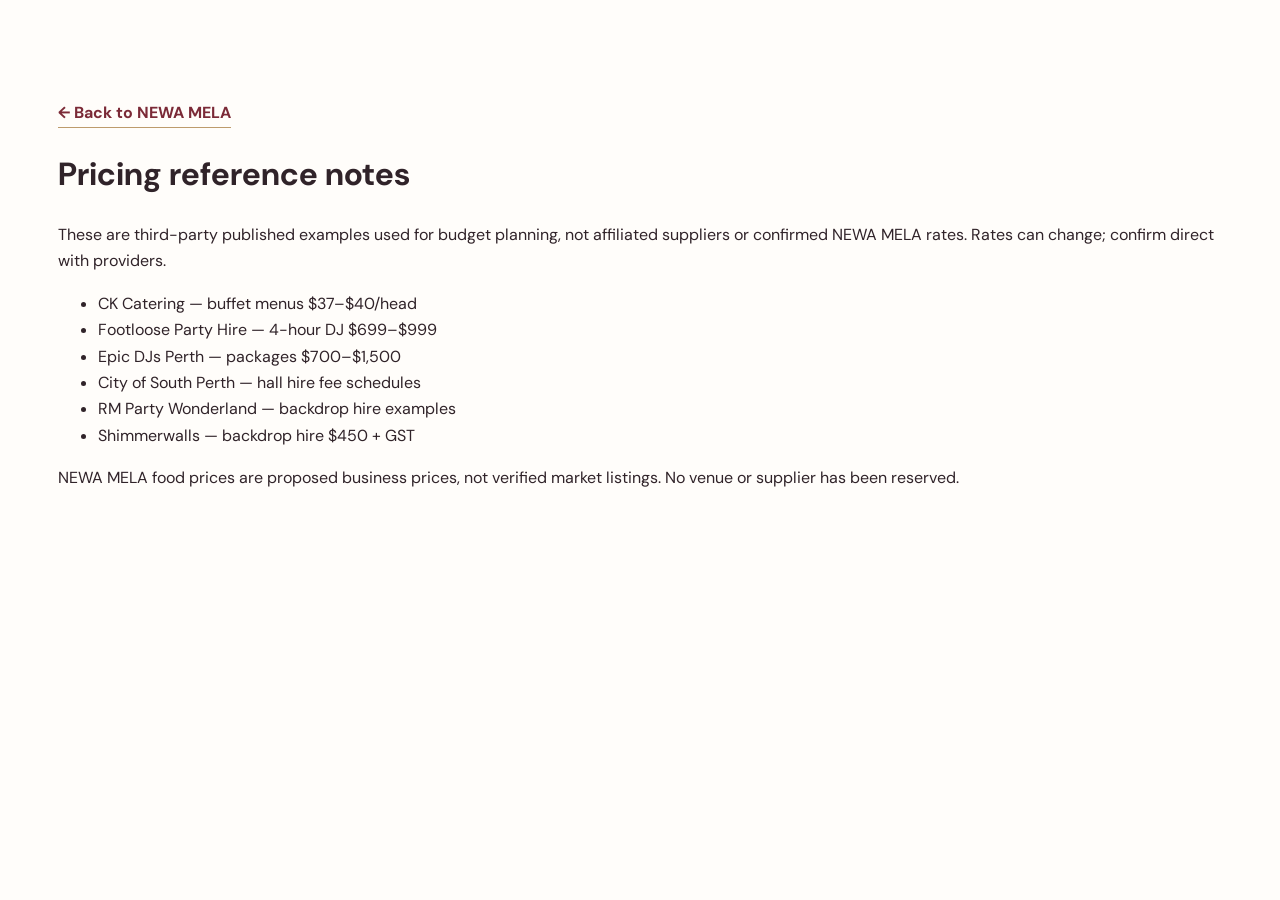
<file: pricing-sources.html>
<!doctype html><html lang="en-AU"><head><meta charset="utf-8"><meta name="viewport" content="width=device-width,initial-scale=1"><title>Pricing reference notes | NEWA MELA</title><link rel="stylesheet" href="styles.css"></head><body><main class="wrap section"><a class="text-link" href="index.html">← Back to NEWA MELA</a><h1>Pricing reference notes</h1><p>These are third-party published examples used for budget planning, not affiliated suppliers or confirmed NEWA MELA rates. Rates can change; confirm direct with providers.</p><ul><li><a href="https://ckcatering.net.au/menus/buffets/">CK Catering — buffet menus $37–$40/head</a></li><li><a href="https://footloosepartyhire.com.au/">Footloose Party Hire — 4-hour DJ $699–$999</a></li><li><a href="https://epicdjsperth.com.au/events-functions/">Epic DJs Perth — packages $700–$1,500</a></li><li><a href="https://southperth.wa.gov.au/community/facilities/hire-a-hall-or-venue">City of South Perth — hall hire fee schedules</a></li><li><a href="https://www.rmpartywonderland.com/backdrop-hire">RM Party Wonderland — backdrop hire examples</a></li><li><a href="https://www.shimmerwallsaustralia.com.au/hire">Shimmerwalls — backdrop hire $450 + GST</a></li></ul><p>NEWA MELA food prices are proposed business prices, not verified market listings. No venue or supplier has been reserved.</p></main></body></html>
</file>
<file: styles.css>
@import url('https://fonts.googleapis.com/css2?family=DM+Sans:wght@400;500;600;700&family=Playfair+Display:ital,wght@0,500;0,600;0,700;1,500&display=swap');
:root{--wine:#430d1b;--wine2:#2c0812;--gold:#e8bd70;--cream:#faf6ee;--ink:#251e1c;--muted:#716862;--line:#e7ded1}*{box-sizing:border-box}html{scroll-behavior:smooth}body{margin:0;background:#fffdf9;color:var(--ink);font:16px/1.65 'DM Sans',sans-serif}a{color:inherit;text-decoration:none}button,input,textarea,select{font:inherit}button{cursor:pointer}.skip{position:absolute;left:-999px;top:0;background:#fff;padding:12px;z-index:50}.skip:focus{left:12px}.wrap{max-width:1220px;padding:0 28px;margin:auto}.topbar{background:#260711;color:#f3dcc1;display:flex;justify-content:space-between;padding:7px max(28px,calc((100vw - 1164px)/2));font-size:12px;letter-spacing:.04em}.topbar a:hover{color:var(--gold)}.header{height:92px;display:flex;align-items:center;justify-content:space-between;padding:0 max(28px,calc((100vw - 1164px)/2));background:#3a0b17;color:#fff;position:relative;z-index:10}.brand{display:flex;align-items:center;gap:12px;line-height:1}.brand-mark{font-size:38px;color:var(--gold);line-height:1}.brand strong{font:700 26px/1 'Playfair Display',serif;letter-spacing:.1em;white-space:nowrap}.brand small{display:block;color:#e6c58d;font-size:9px;letter-spacing:.28em;margin-top:10px}.header nav{display:flex;align-items:center;gap:26px;font-size:13px;font-weight:600}.header nav>a:hover{color:var(--gold)}.header nav .nav-cta{background:var(--gold);padding:12px 17px;color:#28160d;border-radius:4px}.nav-toggle{display:none;background:transparent;color:#fff;border:0;font-size:26px}.hero{position:relative;min-height:660px;background:#28120f url('https://images.unsplash.com/photo-1555244162-803834f70033?auto=format&fit=crop&w=1900&q=85') center 50%/cover;color:#fff;display:flex;align-items:center}.hero-overlay{position:absolute;inset:0;background:linear-gradient(90deg,rgba(38,5,13,.97) 0%,rgba(45,9,18,.87) 38%,rgba(32,11,12,.27) 100%)}.hero-inner{position:relative;width:100%;padding-top:72px;padding-bottom:65px}.eyebrow{font-size:11px;letter-spacing:.22em;font-weight:700;color:#9b6a3a;margin-bottom:20px}.eyebrow.light{color:#eac789}.hero h1,h2{font-family:'Playfair Display',Georgia,serif;line-height:1.14;font-weight:600;letter-spacing:-.035em}.hero h1{font-size:clamp(48px,5.6vw,82px);max-width:800px;margin:0 0 26px}.hero h1 em,h2 em{font-weight:500;color:#c99b58}.hero p{font-size:17px;max-width:580px;color:#f0e7df;line-height:1.8}.actions{display:flex;gap:14px;flex-wrap:wrap;margin-top:30px}.btn{border:1px solid transparent;display:inline-flex;align-items:center;justify-content:center;gap:16px;padding:14px 23px;font-weight:700;font-size:13px;border-radius:4px;transition:transform .2s,background .2s}.btn:hover{transform:translateY(-2px)}.btn.gold{background:var(--gold);color:#28140c}.btn.outline{color:#fff;border-color:#e7c78b}.btn.dark{background:var(--wine);color:#fff}.hero-stats{display:flex;gap:35px;margin-top:67px}.hero-stats span{border-left:1px solid #c99b58;padding-left:15px;display:flex;flex-direction:column}.hero-stats b{font-size:17px}.hero-stats small{font-size:11px;color:#dfd0c7}.intro{padding-top:105px;padding-bottom:100px;display:grid;grid-template-columns:1fr 1fr;gap:100px}.intro h2,.section h2,.banner h2{font-size:clamp(38px,4vw,56px);margin:0}.intro p{color:var(--muted);margin:0 0 18px}.text-link{font-weight:700;color:#7b2a37;border-bottom:1px solid #bd9b6c;padding-bottom:4px}.section{padding-top:100px;padding-bottom:110px}.tinted{background:var(--cream)}.section-head{display:flex;justify-content:space-between;align-items:end;gap:50px;margin-bottom:42px}.section-head>p{max-width:390px;color:var(--muted);margin:0}.service-grid{display:grid;grid-template-columns:repeat(4,1fr);gap:18px}.service{background:#fff;box-shadow:0 6px 30px rgba(55,32,21,.04)}.service-photo{height:205px;background-size:cover;background-position:center}.img-catering{background-image:url('https://images.unsplash.com/photo-1555244162-803834f70033?auto=format&fit=crop&w=700&q=80')}.img-wedding{background-image:url('https://images.unsplash.com/photo-1519741497674-611481863552?auto=format&fit=crop&w=700&q=80')}.img-party{background-image:url('https://images.unsplash.com/photo-1511795409834-ef04bbd61622?auto=format&fit=crop&w=700&q=80')}.img-corporate{background-image:url('https://images.unsplash.com/photo-1511578314322-379afb476865?auto=format&fit=crop&w=700&q=80')}.service-body{padding:22px}.number{font-size:11px;color:#b18550;letter-spacing:.15em}.service h3{font:600 22px 'Playfair Display',serif;margin:10px 0}.service p{font-size:13px;color:var(--muted);min-height:86px}.service a{font-size:12px;font-weight:700;color:#7b2a37}.packages{display:grid;grid-template-columns:repeat(3,1fr);gap:22px}.package{border:1px solid var(--line);padding:35px 30px 30px;position:relative;display:flex;flex-direction:column}.package.featured{background:var(--wine);color:#fff;border-color:var(--wine);box-shadow:0 20px 40px rgba(55,12,24,.13)}.package-top{display:flex;justify-content:space-between;font-size:10px;letter-spacing:.13em;color:#a57949}.featured .package-top{color:#e5c08c}.ribbon{position:absolute;top:-27px;right:0;background:var(--gold);color:#34160d;padding:6px 12px;font-size:10px;letter-spacing:.1em;font-weight:700}.package h3{font:600 35px 'Playfair Display',serif;margin:28px 0 12px}.price{margin:0;font-size:13px}.price strong{font:600 40px 'Playfair Display',serif;color:#8b3540}.featured .price strong{color:var(--gold)}.package>p:not(.price){color:var(--muted);font-size:14px}.featured>p:not(.price){color:#ead6d9}.package ul{list-style:none;padding:0;margin:18px 0 35px;flex:1}.package li{padding:8px 0;border-bottom:1px solid var(--line);font-size:13px}.package li:before{content:'✓';color:#b48b53;margin-right:9px}.featured li{border-color:#6e3a44}.package .btn{width:100%}.fine{font-size:12px;color:#81766e;margin-top:20px}.banner{background:linear-gradient(90deg,rgba(46,7,18,.97),rgba(55,10,22,.78)),url('https://images.unsplash.com/photo-1511795409834-ef04bbd61622?auto=format&fit=crop&w=1800&q=85') center/cover;color:#fff}.banner-inner{padding-top:90px;padding-bottom:95px}.banner h2{max-width:700px}.banner p{max-width:520px;color:#e8d9d9;margin:22px 0 30px}.gallery{display:grid;grid-template-columns:1.3fr 1fr 1fr;grid-template-rows:210px 210px;gap:14px}.gallery>div{background-size:cover;background-position:center}.g1{grid-row:span 2;background-image:url('https://images.unsplash.com/photo-1555244162-803834f70033?auto=format&fit=crop&w=900&q=85')}.g2{background-image:url('https://images.unsplash.com/photo-1519741497674-611481863552?auto=format&fit=crop&w=700&q=85')}.g3{background-image:url('https://images.unsplash.com/photo-1547592180-85f173990554?auto=format&fit=crop&w=700&q=85')}.g4{grid-column:span 2;background-image:url('https://images.unsplash.com/photo-1511795409834-ef04bbd61622?auto=format&fit=crop&w=1100&q=85')}.faq-section{background:#f5efe5}.faq-layout{display:grid;grid-template-columns:1fr 1.25fr;gap:95px}.faq-layout>div>p{color:var(--muted)}.faq-list details{border-bottom:1px solid #d7cbbc;padding:19px 0}.faq-list summary{cursor:pointer;font-weight:700;list-style:none;display:flex;justify-content:space-between}.faq-list summary:after{content:'+';font-size:22px;color:#8d5c35}.faq-list details[open] summary:after{content:'−'}.faq-list details p{font-size:14px;color:var(--muted)}.contact-section{background:var(--wine2);color:#fff}.contact-layout{display:grid;grid-template-columns:.85fr 1.15fr;gap:90px}.contact-copy h2{font-size:clamp(42px,4vw,60px)}.contact-copy>p{color:#e5d2d6}.contact-line{margin:22px 0;color:#f0d4a7}.light-fine{color:#bca4a7!important;margin-top:45px}.enquiry-form{background:#fffdf9;color:var(--ink);padding:34px;border-radius:5px}.enquiry-form h3{font:600 29px 'Playfair Display',serif;margin:0 0 24px}.form-row{display:grid;grid-template-columns:1fr 1fr;gap:16px}.enquiry-form label{display:block;font-size:12px;font-weight:700;margin-bottom:16px}.enquiry-form input:not([type=checkbox]),.enquiry-form select,.enquiry-form textarea{display:block;width:100%;border:1px solid #ddd1c6;border-radius:3px;padding:12px;margin-top:7px;background:#fff;color:#2e2421;font-size:14px;min-height:47px}.enquiry-form :focus-visible{outline:2px solid #b47b3e;outline-offset:2px}.enquiry-form .consent{display:flex;gap:10px;align-items:flex-start;font-weight:500}.consent input{margin-top:4px}.btn.full{width:100%}.form-note{font-size:12px;color:#75685e;text-align:center}.footer{background:#210810;color:#f6e9d6;padding:65px 0 20px}.footer-grid{display:grid;grid-template-columns:2fr 1fr 1.5fr;gap:40px}.footer p{font-size:13px;color:#c8b5b4}.footer h4{color:var(--gold);font-size:12px;letter-spacing:.13em;text-transform:uppercase}.footer-grid>div:not(:first-child){display:flex;flex-direction:column;gap:12px;font-size:13px}.footer-bottom{display:flex;justify-content:space-between;gap:20px;border-top:1px solid #50313b;margin-top:55px;padding-top:20px;color:#b8a5a6;font-size:11px}
@media(max-width:1050px){.header nav{gap:14px}.service-grid{grid-template-columns:repeat(2,1fr)}.service p{min-height:0}.intro{gap:45px}.contact-layout{gap:35px}}@media(max-width:760px){.topbar{font-size:10px;gap:10px}.header{height:75px}.brand strong{font-size:20px}.brand-mark{font-size:29px}.brand small{font-size:7px}.nav-toggle{display:block}.header nav{display:none;position:absolute;top:75px;left:0;right:0;background:#3a0b17;flex-direction:column;align-items:stretch;padding:20px 28px 26px;gap:16px;box-shadow:0 10px 18px #0003}.header nav.open{display:flex}.hero{min-height:660px}.hero-overlay{background:linear-gradient(90deg,rgba(38,5,13,.96),rgba(38,5,13,.67))}.hero h1{font-size:clamp(44px,10vw,66px)}.hero-stats{gap:16px;flex-wrap:wrap}.intro,.faq-layout,.contact-layout{grid-template-columns:1fr;gap:35px}.intro{padding-top:75px;padding-bottom:75px}.section{padding-top:75px;padding-bottom:80px}.section-head{display:block}.section-head>p{margin-top:20px}.packages{grid-template-columns:1fr}.package{padding:27px}.package.featured{margin-top:25px}.gallery{grid-template-columns:1fr 1fr;grid-template-rows:220px 160px 160px}.g1{grid-column:span 2;grid-row:span 1}.g4{grid-column:span 2}.footer-grid{grid-template-columns:1fr 1fr}.footer-grid>div:first-child{grid-column:span 2}.footer-bottom{display:block}.form-row{grid-template-columns:1fr;gap:0}}@media(max-width:480px){.wrap{padding-left:19px;padding-right:19px}.topbar{padding-left:19px;padding-right:19px}.topbar a{font-size:9px}.header{padding:0 19px}.hero-inner{padding-top:60px}.hero-stats{margin-top:45px}.hero-stats span{min-width:110px}.service-grid{grid-template-columns:1fr}.service-photo{height:230px}.enquiry-form{padding:22px}.footer-grid{grid-template-columns:1fr}.footer-grid>div:first-child{grid-column:auto}.actions .btn{width:100%}}@media(prefers-reduced-motion:reduce){html{scroll-behavior:auto}.btn{transition:none}}
/* V4: light editorial palette and advanced service catalogue */
:root{--cream:#fcf9f3;--gold:#e8bd70}.header{background:#fffdf9;color:#3a0b17;border-bottom:1px solid #e9dfd5}.header .brand small{color:#925c3e}.header nav .nav-cta{background:#4b1424;color:#fff}.header nav>a:hover{color:#a56b3e}.topbar{background:#f4ece1;color:#4b1424}.hero-overlay{background:linear-gradient(90deg,rgba(48,10,21,.94),rgba(48,10,21,.75) 45%,rgba(48,10,21,.20))}.food-grid{display:grid;grid-template-columns:repeat(2,1fr);gap:20px}.food-card{padding:30px;background:#fff;border:1px solid #e9dfd5;border-radius:8px;box-shadow:0 8px 28px #361b1009}.food-icon{font-size:32px}.food-card h3{font:600 27px 'Playfair Display',serif;margin:12px 0 20px}.food-card ul{list-style:none;margin:0;padding:0}.food-card li{display:flex;justify-content:space-between;gap:12px;border-bottom:1px solid #eee5da;padding:11px 0;font-size:13px}.food-card li b{white-space:nowrap;color:#873d43;font-size:12px}.extras-section{background:#f7f1e8}.extras-grid{display:grid;grid-template-columns:repeat(3,1fr);gap:18px}.extra-card{background:#fff;padding:28px;border-radius:8px;border:1px solid #eadfce}.extra-symbol{font-size:32px;color:#8a4c42}.extra-card h3{font:600 25px 'Playfair Display',serif;margin:8px 0 15px}.extra-card p{font-size:14px;color:#6d6059}.extra-card p strong{font-size:23px;color:#4b1424}.extra-card small{color:#8b7c70;line-height:1.5;display:block}.builder{display:grid;grid-template-columns:1.1fr .9fr;gap:30px;align-items:start}.builder-controls{padding:32px;background:#f9f3eb;border:1px solid #e7dcd0;border-radius:9px;display:grid;grid-template-columns:1fr 1fr;gap:20px}.builder-controls label{font-size:13px;font-weight:700;display:flex;flex-direction:column;gap:9px}.builder-controls label:first-child{grid-column:span 2}.builder-controls select{width:100%;padding:12px;border:1px solid #d8c8b8;border-radius:4px;background:#fff;color:#2c1e1b}.builder-controls input[type=range]{width:100%;accent-color:#713145}.builder-controls label span{font-weight:500;color:#88484e}.builder-title{grid-column:span 2;border-bottom:1px solid #d9c7b8;padding-bottom:9px;font:600 23px 'Playfair Display',serif}.builder-summary{background:#3b0c1b;color:#fff;padding:34px;border-radius:9px;position:sticky;top:15px}.builder-summary h3{font:600 33px 'Playfair Display',serif;margin:0 0 25px}.summary-line{display:flex;justify-content:space-between;gap:15px;padding:11px 0;border-bottom:1px solid #71424e;font-size:13px}.summary-line span:last-child{font-weight:700;white-space:nowrap}.builder-total{display:flex;justify-content:space-between;align-items:center;margin:26px 0;font-size:14px}.builder-total strong{font:600 35px 'Playfair Display',serif;color:#f2c981}.builder-summary p{font-size:12px;color:#d7c4c8;line-height:1.7}.reset-button{border:0;background:none;color:#f0c88b;display:block;margin:15px auto 0;text-decoration:underline}.header nav{gap:16px}.header nav a{font-size:12px}@media(max-width:1100px){.header nav{gap:10px}.header nav a{font-size:11px}}@media(max-width:900px){.header .nav-toggle{display:block;color:#3b0c1b}.header nav{display:none;position:absolute;top:92px;left:0;right:0;background:#fffdf9;flex-direction:column;align-items:stretch;padding:20px 28px;gap:16px;box-shadow:0 10px 18px #0002}.header nav.open{display:flex}.extras-grid{grid-template-columns:repeat(2,1fr)}.builder{grid-template-columns:1fr}.builder-summary{position:static}}@media(max-width:600px){.food-grid,.extras-grid,.builder-controls{grid-template-columns:1fr}.builder-controls label:first-child,.builder-title{grid-column:span 1}.food-card li{flex-direction:column;gap:2px}.builder-controls{padding:22px}.header nav{top:75px}}

/* V5 light editorial refresh */
:root{--wine:#542137;--wine2:#3a1526;--gold:#d9b16b;--cream:#fbf8f2;--ink:#302329;--muted:#756b6c;--line:#e7dedb}body{background:#fffdfa}.topbar{background:#f5eee6;color:#553341}.header{background:#fffdfa;color:#452133;border-bottom:1px solid #ece2dc}.header nav .nav-cta{background:#542137;color:#fff}.header nav>a:hover{color:#9d683c}.brand small{color:#a07742}.hero-overlay{background:linear-gradient(90deg,rgba(43,14,29,.93),rgba(43,14,29,.76) 42%,rgba(43,14,29,.2))}.tinted,.faq-section{background:#f8f3ed}.contact-section{background:#542137}.footer{background:#311525}.guide-grid{display:grid;grid-template-columns:repeat(3,1fr);gap:20px}.guide-grid article{background:#f9f4ed;padding:28px;border:1px solid #ede2d8}.guide-grid span{color:#a37a45;font-size:12px;font-weight:700}.guide-grid h3{font:600 23px 'Playfair Display',serif}.guide-grid p{font-size:14px;color:#756b6c}.pricing-note{margin-top:24px;border-left:3px solid #c49a5c;background:#fbf8f2;padding:20px 24px;font-size:14px;color:#5b4b4f}.pricing-note a{color:#8a4b36;text-decoration:underline}@media(max-width:760px){.header nav{background:#fffdfa;color:#452133}.guide-grid{grid-template-columns:1fr}}

/* V6 multicultural menu additions */
.culture-grid{display:grid;grid-template-columns:repeat(4,minmax(0,1fr));gap:18px}.culture-grid article{background:#fffdf9;border:1px solid #e6d9c7;padding:26px 23px}.culture-grid article span{font-size:11px;letter-spacing:.14em;color:#b48b53}.culture-grid h3{font:600 23px 'Playfair Display',serif;margin:13px 0}.culture-grid p{font-size:13px;color:#716862}.culture-note{padding:20px 24px;margin-top:22px;background:#f0e5d5;font-size:14px}.food-grid{grid-template-columns:repeat(3,minmax(0,1fr))}@media(max-width:900px){.culture-grid,.food-grid{grid-template-columns:repeat(2,minmax(0,1fr))}}@media(max-width:600px){.culture-grid,.food-grid{grid-template-columns:1fr}}

/* V7: cuisine set menus and custom menu builder */
.global-menu-grid{display:grid;grid-template-columns:repeat(3,minmax(0,1fr));gap:20px}.global-menu{background:#fff;border:1px solid #e8ddd0;border-radius:8px;padding:26px;display:flex;flex-direction:column;box-shadow:0 10px 28px #3d20200a}.global-menu h3{font:600 28px/1.2 'Playfair Display',serif;margin:12px 0}.menu-tag{font-size:10px;font-weight:800;letter-spacing:.13em;color:#8b5a32}.menu-price{font-size:23px;font-weight:700;color:#782c3e;margin-bottom:16px}.menu-price small{font-size:11px;font-weight:500;color:#796d65}.global-menu p{font-size:13px;margin:7px 0;color:#514743}.global-menu .btn{margin-top:auto;align-self:stretch}.mix-panel{display:grid;grid-template-columns:1.35fr 1fr;gap:22px}.mix-controls{display:grid;grid-template-columns:1fr 1fr;gap:16px;background:#faf6ee;border:1px solid #e6d9c9;padding:25px;border-radius:8px}.mix-controls label{font-size:13px;font-weight:700}.mix-controls select,.mix-controls input{display:block;width:100%;margin-top:8px;padding:11px;border:1px solid #d6c8ba;background:white;border-radius:4px;color:#2c2320;min-width:0}.mix-result{background:#430d1b;color:white;padding:30px;border-radius:8px}.mix-result h3{font:600 29px 'Playfair Display',serif}.mix-result p{white-space:pre-line;color:#f2e4e4;font-size:14px}.mix-result .fine{font-size:12px}.mix-result .btn{margin-top:20px}@media(max-width:950px){.global-menu-grid{grid-template-columns:repeat(2,1fr)}}@media(max-width:700px){.global-menu-grid,.mix-panel,.mix-controls{grid-template-columns:1fr}}
</file>
